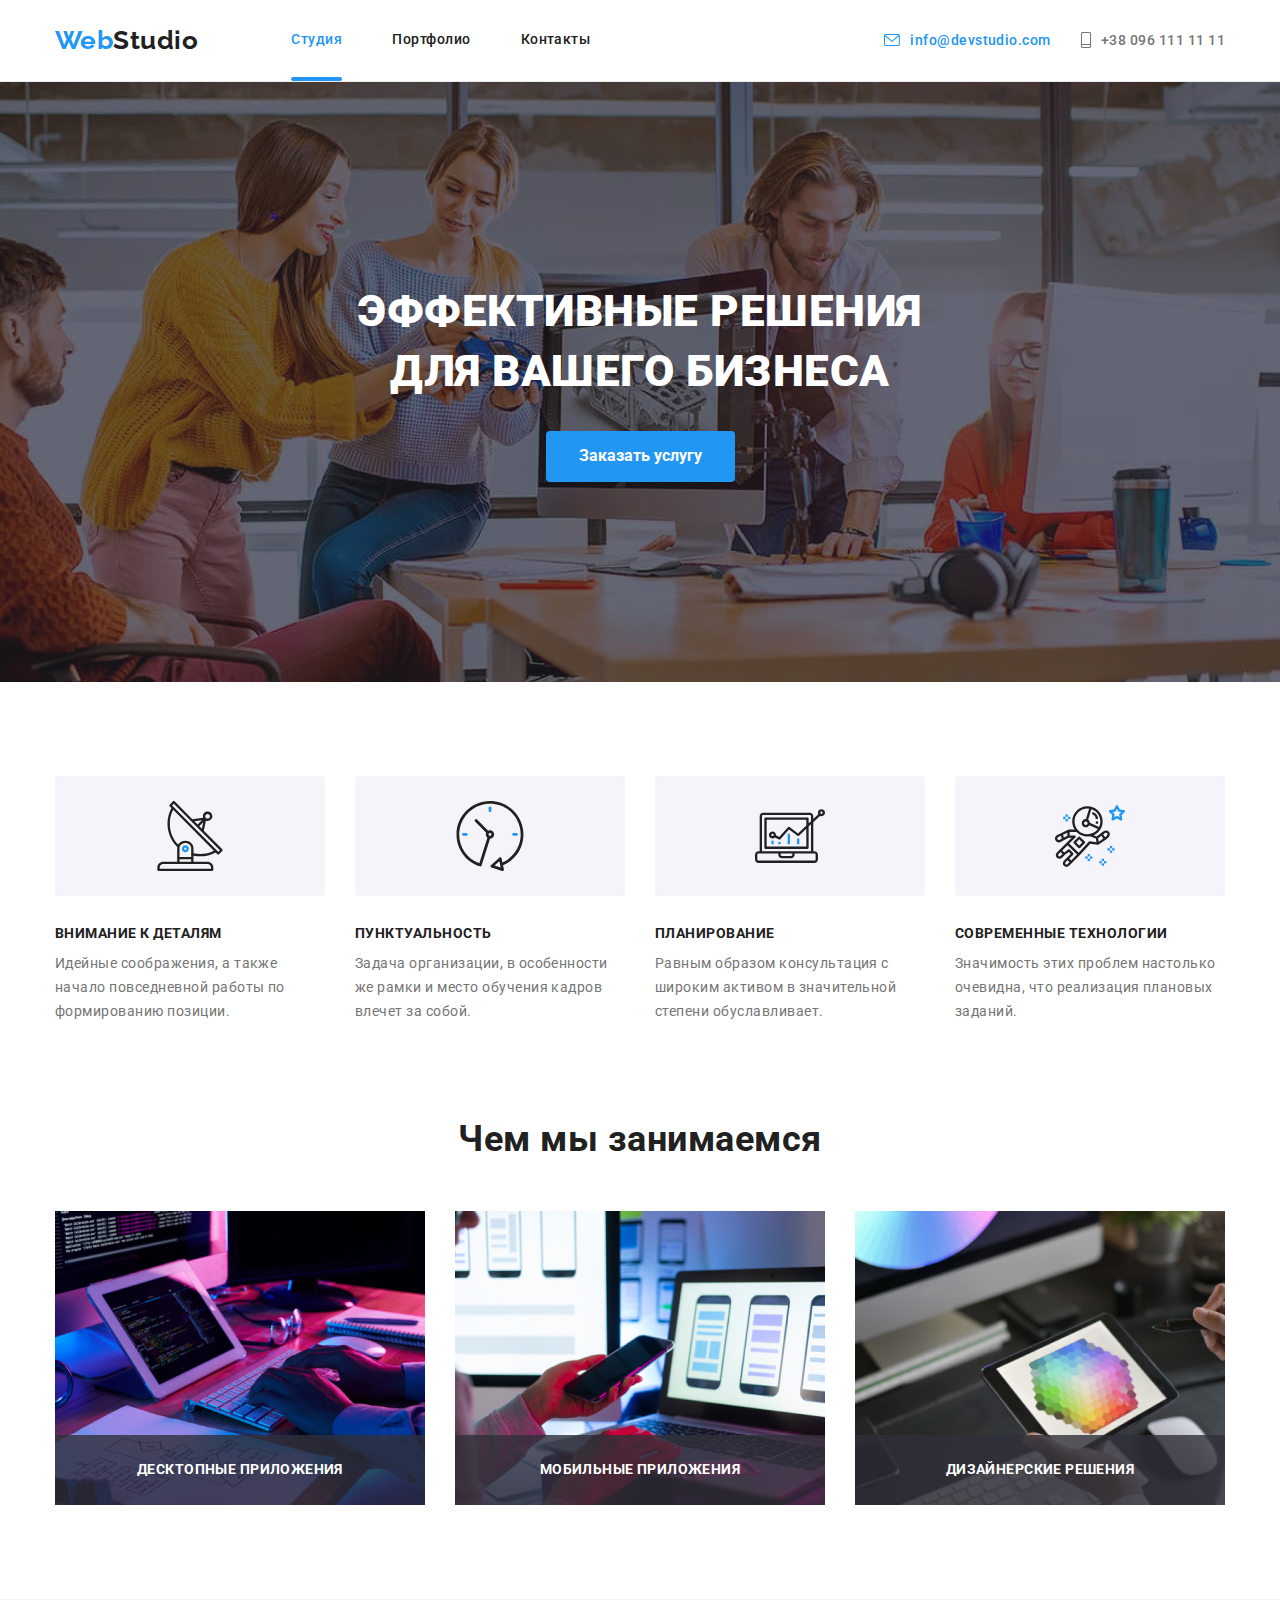
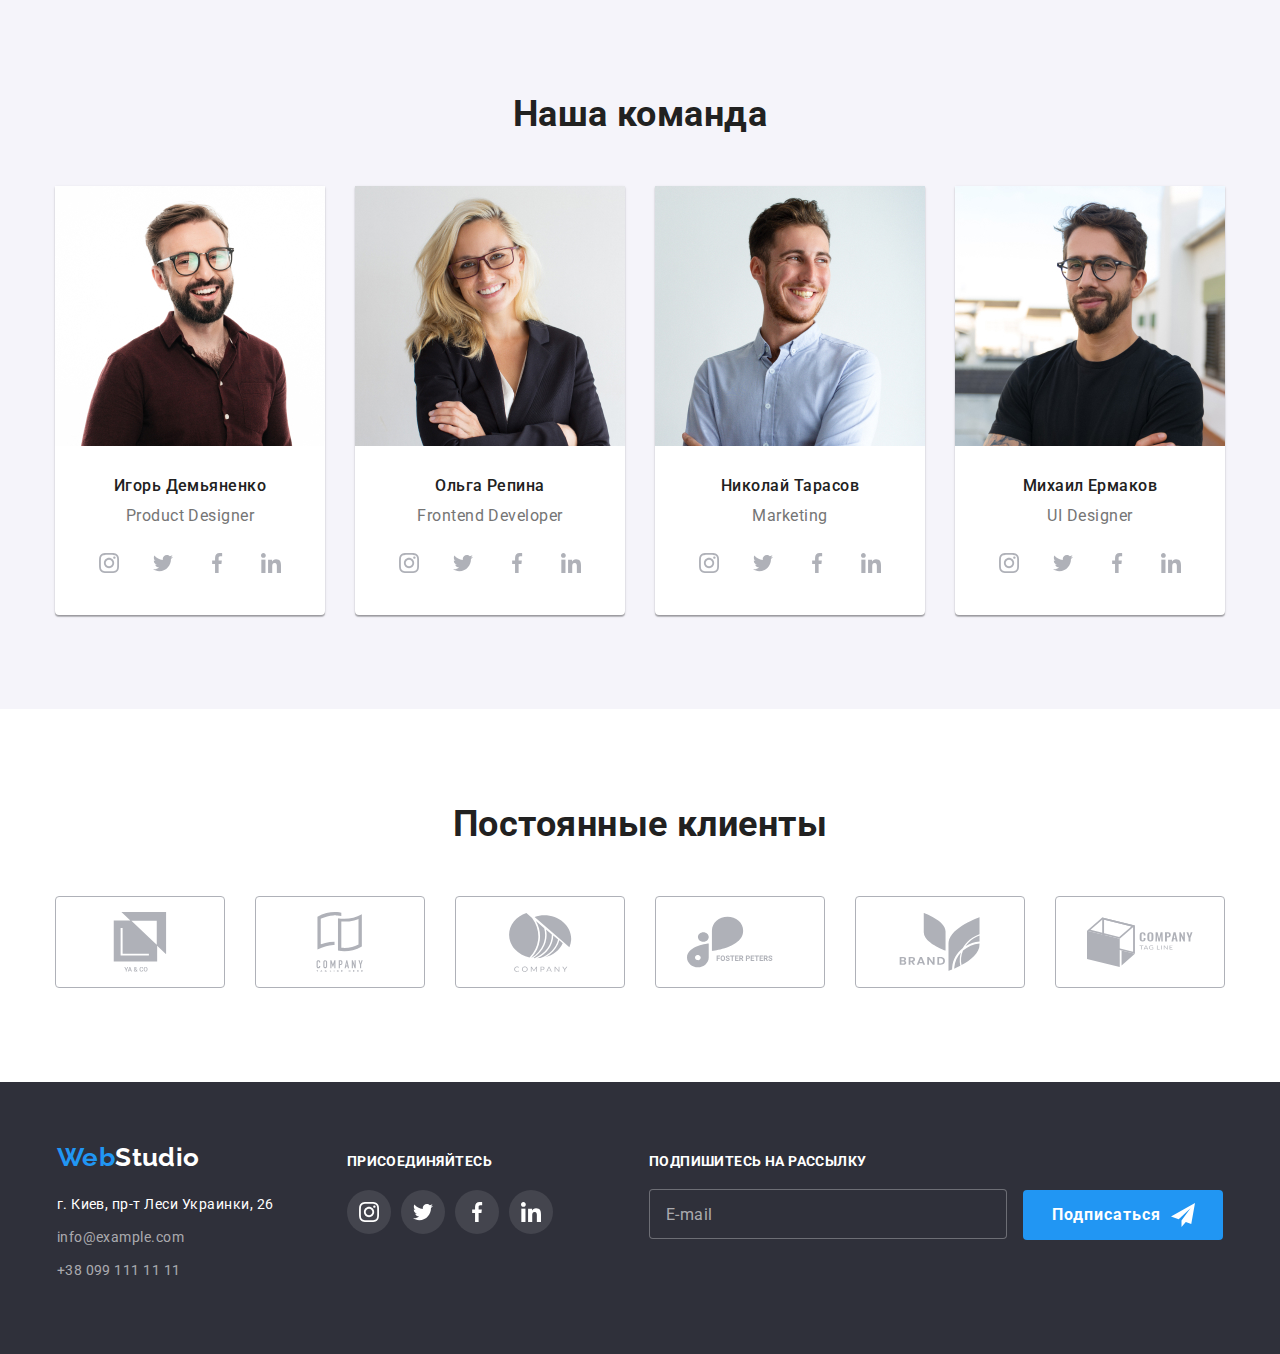
<file: index.html>
<!DOCTYPE html>
<html lang="ru">
  <head>
    <meta charset="UTF-8" />
    <meta http-equiv="X-UA-Compatible" content="IE=edge" />
    <meta name="viewport" content="width=device-width, initial-scale=1.0" />
    <title>Studio</title>
    <link rel="preconnect" href="https://fonts.googleapis.com" />
    <link rel="preconnect" href="https://fonts.gstatic.com" crossorigin />
    <link
      href="https://fonts.googleapis.com/css2?family=Raleway:wght@700&family=Roboto:wght@400;500;700;900&display=swap"
      rel="stylesheet"
    />
    <link
      rel="stylesheet"
      href="https://cdnjs.cloudflare.com/ajax/libs/modern-normalize/1.1.0/modern-normalize.min.css"
    />
    <!-- <link rel="stylesheet" href="./css/styles.css"> -->

    <link rel="stylesheet" href="./css/main.min.css" />
  </head>
  <body>
    <!--Шапка-->
    <header class="page-header">
      <div class="container main-nav">
        <nav class="main-nav">
          <a href="/" class="logo">Web<span class="logo-text">Studio</span></a>
          <ul class="site-nav list">
            <li class="site-nav__item">
              <a href="" class="site-nav__link current">Студия</a>
            </li>
            <li class="site-nav__item">
              <a href="./portfolio.html" class="site-nav__link">Портфолио</a>
            </li>
            <li class="site-nav__item">
              <a href="" class="site-nav__link">Контакты</a>
            </li>
          </ul>
        </nav>
        <ul class="auth-nav list">
          <li class="auth-nav__item">
            <a href="mailto:info@devstudio.com" class="auth-nav__link current">
              <svg class="auth-nav__icon" width="16" height="12">
                <use href="./images/icons.svg#icon-mail"></use>
              </svg>
              info@devstudio.com
            </a>
          </li>
          <li class="auth-nav__item">
            <a href="tel:+38 096 111 11 11" class="auth-nav__link">
              <svg class="auth-nav__icon" width="10" height="16">
                <use href="./images/icons.svg#icon-telephone"></use>
              </svg>
              +38 096 111 11 11
            </a>
          </li>
        </ul>
        <button class="button menu__open-btn">
          <svg class="menu__open-icon" width="24" height="16">
            <use href="./images/icons.svg#menu"></use>
          </svg>
        </button>
      </div>
      <div class="mob-menu is-hidden">
        <div class="container">
          <div class="mob-menu-top">
            <button class="button menu__close-btn">
              <svg class="menu__close-icon" width="18" height="18">
                <use href="./images/icons.svg#close"></use>
              </svg>
            </button>
            <ul class="mob-menu__list">
              <li class="mob-menu__item">
                <a href="./index.html" class="mob-menu__link current">Студия</a>
              </li>
              <li class="mob-menu__item">
                <a href="./portfolio.html" class="mob-menu__link">Портфолио</a>
              </li>
              <li class="mob-menu__item">
                <a href="" class="mob-menu__link">Контакты</a>
              </li>
            </ul>
          </div>
          <div class="mob-menu-bottom">
            <ul class="mob-menu__contacts-list">
              <li class="mob-menu__contacts-item">
                <a
                  href="tel:+38 096 111 11 11"
                  class="mob-menu__contacts-tel current"
                >
                  +38 096 111 11 11
                </a>
              </li>
              <li class="mob-menu__contacts-item">
                <a
                  href="mailto:info@devstudio.com"
                  class="mob-menu__contacts-mail"
                >
                  info@devstudio.com
                </a>
              </li>
            </ul>
            <ul class="mob-menu__social-list">
              <li class="mob-menu__social-item">
                <a href="" class="mob-menu__social-link">Instagram</a>
              </li>
              <li class="mob-menu__social-item">
                <a href="" class="mob-menu__social-link">Twitter</a>
              </li>
              <li class="mob-menu__social-item">
                <a href="" class="mob-menu__social-link">Facebook</a>
              </li>
              <li class="mob-menu__social-item">
                <a href="" class="mob-menu__social-link">LinkedIn</a>
              </li>
            </ul>
          </div>
        </div>
      </div>
    </header>
    <main>
      <!--Герой-->
      <section class="hero overlay">
        <div class="container">
          <h1 class="hero__title">
            Эффективные решения<br />
            для вашего бизнеса
          </h1>
          <button type="button" class="hero__button" data-modal-open>
            Заказать услугу
          </button>
        </div>
        <div class="backdrop is-hidden" data-modal>
          <div class="modal">
            <button type="button" class="button-close" data-modal-close>
              <svg class="button-icon" width="18" height="18">
                <use href="./images/icons.svg#close"></use>
              </svg>
            </button>
            <div class="modal-form">
              <h2 class="modal-form__title">
                Оставьте свои данные, мы вам перезвоним
              </h2>
              <form class="modal-form__info forms">
                <div class="forms__field">
                  <label for="name" class="forms__label">Имя</label>
                  <div class="forms__svg">
                    <input
                      type="text"
                      name="name"
                      id="name"
                      class="forms__input"
                    />
                    <svg class="forms__icon" width="18" height="18">
                      <use href="./images/icons.svg#person"></use>
                    </svg>
                  </div>
                </div>

                <div class="forms__field">
                  <label for="tel" class="forms__label">Телефон</label>
                  <div class="forms__svg">
                    <input
                      type="tel"
                      name="tel"
                      id="tel"
                      class="forms__input"
                    />
                    <svg class="forms__icon" width="18" height="18">
                      <use href="./images/icons.svg#phone"></use>
                    </svg>
                  </div>
                </div>

                <div class="forms__field">
                  <label for="mail" class="forms__label">Почта</label>
                  <div class="forms__svg">
                    <input
                      type="email"
                      name="mail"
                      id="mail"
                      class="forms__input"
                    />
                    <svg class="forms__icon" width="18" height="18">
                      <use href="./images/icons.svg#email"></use>
                    </svg>
                  </div>
                </div>

                <div class="forms__field">
                  <label for="coment" class="forms__label">Комментарий</label>
                  <textarea
                    name="coment"
                    id="coment"
                    class="forms__coment"
                    placeholder="Введите текст"
                  ></textarea>
                </div>
                <div class="forms__policy">
                  <input
                    type="checkbox"
                    name="policy"
                    id="policy"
                    class="checkbox is-hidden"
                  />
                  <label for="policy" class="forms__text">
                    Соглашаюсь с рассылкой и принимаю
                    <span>
                      <a href="" class="forms__link">Условия договора</a>
                    </span>
                  </label>
                </div>

                <button type="submit" class="modal__button">Отправить</button>
              </form>
            </div>
          </div>
        </div>
      </section>
      <!--Особенности-->
      <section class="feature section">
        <div class="container">
          <ul class="feature-list">
            <li class="feature-list__item">
              <div class="feature-list__about">
                <svg class="feature-list__icon" width="70" height="70">
                  <use href="./images/icons.svg#icon-antenna"></use>
                </svg>
              </div>
              <h3 class="feature-list__title">Внимание к деталям</h3>
              <p class="feature-list__text">
                Идейные соображения, а также начало повседневной работы по
                формированию позиции.
              </p>
            </li>
            <li class="feature-list__item">
              <div class="feature-list__about">
                <svg class="feature-list__icon" width="70" height="70">
                  <use href="./images/icons.svg#icon-clock"></use>
                </svg>
              </div>
              <h3 class="feature-list__title">Пунктуальность</h3>
              <p class="feature-list__text">
                Задача организации, в особенности же рамки и место обучения
                кадров влечет за собой.
              </p>
            </li>
            <li class="feature-list__item">
              <div class="feature-list__about">
                <svg class="feature-list__icon" width="70" height="70">
                  <use href="./images/icons.svg#icon-diagram"></use>
                </svg>
              </div>
              <h3 class="feature-list__title">Планирование</h3>
              <p class="feature-list__text">
                Равным образом консультация с широким активом в значительной
                степени обуславливает.
              </p>
            </li>
            <li class="feature-list__item">
              <div class="feature-list__about">
                <svg class="feature-list__icon" width="70" height="70">
                  <use href="./images/icons.svg#icon-astronaut"></use>
                </svg>
              </div>
              <h3 class="feature-list__title">Современные технологии</h3>
              <p class="feature-list__text">
                Значимость этих проблем настолько очевидна, что реализация
                плановых заданий.
              </p>
            </li>
          </ul>
        </div>
      </section>
      <!--Чем мы занимаемся-->
      <section class="doing">
        <div class="container">
          <h2 class="doing__title section-title">Чем мы занимаемся</h2>
          <ul class="doing-list">
            <li class="doing-list__item">
              <div class="doing-list__thumb">
                <img src="./images/img.jpg" alt="" width="370" />
                <p class="doing-list__labe">Десктопные приложения</p>
              </div>
            </li>
            <li class="doing-list__item">
              <div class="doing-list__thumb">
                <img src="./images/img1.jpg" alt="" width="370" />
                <p class="doing-list__labe">Мобильные приложения</pc>
              </div>
            </li>
            <li class="doing-list__item">
              <div class="doing-list__thumb">
                <img src="./images/img2.jpg" alt="" width="370" />
                <p class="doing-list__labe">Дизайнерские решения</pc>
              </div>  
            </li>
          </ul>
        </div>
      </section>

      <!--Наша команда-->
      <section class="team section">
        <div class="container">
          <h2 class="team__title section-title">Наша команда</h2>
          <ul class="team-list">
            <li class="team-list__item">
              <div class="team-list__foto">
                <picture>
                  <source 
                    srcset="./images/img3.jpg 1x, 
                            ./images/img3-2x.jpg 2x"
                    media="(min-width: 1200px)"
                  />
                  <source 
                    srcset="./images/igor-tab-1x.jpg 1x, 
                            ./images/igor-tab-2x.jpg 2x"
                    media="(min-width: 768px)"
                  />
                  <source 
                    srcset="./images/igor-mob-1x.jpg 1x, 
                            ./images/igor-mob-2x.jpg 2x"
                    media="(min-width: 320px)"
                  />
                  <img 
                    src="./images/img3.jpg" alt="Фото партнёра команды" 
                  />
                </picture>
                <!-- <img 
                srcset="./images/img3.jpg 1x, ./images/img3-2x.jpg 2x"
                src="./images/img3.jpg" alt="Фото партнёра команды" /> -->
                <div class="team-list__description">
                  <h3 class="team-list__title">Игорь Демьяненко</h3>
                  <p class="team-list__text">Product Designer</p>
                  <ul class="team-list__social socials">
                    <li class="socials__item">
                      <a href="" class="socials__link">
                        <svg class="socials__icon" width="20" height="20">
                          <use href="./images/icons.svg#icon-instagram"></use>
                        </svg>
                      </a>
                    </li>
                    <li class="socials__item">
                      <a href="" class="socials__link">
                        <svg class="socials__icon" width="20" height="20">
                          <use href="./images/icons.svg#icon-twitter"></use>
                        </svg>
                      </a>
                    </li>
                    <li class="socials__item">
                      <a href="" class="socials__link">
                        <svg class="socials__icon" width="20" height="20">
                          <use href="./images/icons.svg#icon-facebook"></use>
                        </svg>
                      </a>
                    </li>
                    <li class="socials__item">
                      <a href="" class="socials__link">
                        <svg class="socials__icon" width="20" height="20">
                          <use href="./images/icons.svg#icon-linkedin"></use>
                        </svg>
                      </a>
                    </li>
                  </ul>
                </div>
              </div>
            </li>
            <li class="team-list__item">
              <div class="team-list__foto">
                <picture>
                  <source 
                    srcset="./images/img4.jpg 1x, 
                            ./images/img4-2x.jpg 2x"
                    media="(min-width: 1200px)"
                  />
                  <source 
                    srcset="./images/olha-tab-1x.jpg 1x, 
                            ./images/olha-tab-2x.jpg 2x"
                    media="(min-width: 768px)"
                  />
                  <source 
                    srcset="./images/olha-mob-1x.jpg 1x, 
                            ./images/olha-mob-2x.jpg 2x"
                    media="(min-width: 320px)"
                  />
                  <img 
                    src="./images/img4.jpg" alt="Фото партнёра команды" 
                  />
                </picture>
                <!-- <img 
                srcset="./images/img4.jpg 1x, ./images/img4-2x.jpg 2x"
                src="./images/img4.jpg" alt="Фото партнёра команды" /> -->
                <div class="team-list__description">
                  <h3 class="team-list__title">Ольга Репина</h3>
                  <p class="team-list__text">Frontend Developer</p>
                  <ul class="team-list__social socials">
                    <li class="socials__item">
                      <a href="" class="socials__link">
                        <svg class="socials__icon" width="20" height="20">
                          <use href="./images/icons.svg#icon-instagram"></use>
                        </svg>
                      </a>
                    </li>
                    <li class="socials__item">
                      <a href="" class="socials__link">
                        <svg class="socials__icon" width="20" height="20">
                          <use href="./images/icons.svg#icon-twitter"></use>
                        </svg>
                      </a>
                    </li>
                    <li class="socials__item">
                      <a href="" class="socials__link">
                        <svg class="socials__icon" width="20" height="20">
                          <use href="./images/icons.svg#icon-facebook"></use>
                        </svg>
                      </a>
                    </li>
                    <li class="socials__item">
                      <a href="" class="socials__link">
                        <svg class="socials__icon" width="20" height="20">
                          <use href="./images/icons.svg#icon-linkedin"></use>
                        </svg>
                      </a>
                    </li>
                  </ul>
                </div>
              </div>
            </li>
            <li class="team-list__item">
              <div class="team-list__foto">
                <picture>
                  <source 
                    srcset="./images/img5.jpg 1x, 
                            ./images/img5-2x.jpg 2x"
                    media="(min-width: 1200px)"
                  />
                  <source 
                    srcset="./images/nikolay-tab-1x.jpg 1x, 
                            ./images/nikolay-tab-2x.jpg 2x"
                    media="(min-width: 768px)"
                  />
                  <source 
                    srcset="./images/nikolay-mob-1x.jpg 1x, 
                            ./images/nikolay-mob-2x.jpg 2x"
                    media="(min-width: 320px)"
                  />
                  <img 
                    src="./images/img5.jpg" alt="Фото партнёра команды" 
                  />
                </picture>
                <!-- <img
                srcset="./images/img5.jpg 1x, ./images/img5-2x.jpg 2x"
                src="./images/img5.jpg" alt="Фото партнёра команды" /> -->
                <div class="team-list__description">
                  <h3 class="team-list__title">Николай Тарасов</h3>
                  <p class="team-list__text">Marketing</p>
                  <ul class="team-list__social socials">
                    <li class="socials__item">
                      <a href="" class="socials__link">
                        <svg class="socials__icon" width="20" height="20">
                          <use href="./images/icons.svg#icon-instagram"></use>
                        </svg>
                      </a>
                    </li>
                    <li class="socials__item">
                      <a href="" class="socials__link">
                        <svg class="socials__icon" width="20" height="20">
                          <use href="./images/icons.svg#icon-twitter"></use>
                        </svg>
                      </a>
                    </li>
                    <li class="socials__item">
                      <a href="" class="socials__link">
                        <svg class="socials__icon" width="20" height="20">
                          <use href="./images/icons.svg#icon-facebook"></use>
                        </svg>
                      </a>
                    </li>
                    <li class="socials__item">
                      <a href="" class="socials__link">
                        <svg class="socials__icon" width="20" height="20">
                          <use href="./images/icons.svg#icon-linkedin"></use>
                        </svg>
                      </a>
                    </li>
                  </ul>
                </div>
              </div>
            </li>
            <li class="team-list__item">
              <div class="team-list__foto">
                <picture>
                  <source 
                    srcset="./images/img6.jpg 1x, 
                            ./images/img6-2x.jpg 2x"
                    media="(min-width: 1200px)"
                  />
                  <source 
                    srcset="./images/mihail-tab-1x.jpg 1x, 
                            ./images/mihail-tab-2x.jpg 2x"
                    media="(min-width: 768px)"
                  />
                  <source 
                    srcset="./images/mihail-mob-1x.jpg 1x, 
                            ./images/mihail-mob-2x.jpg 2x"
                    media="(min-width: 320px)"
                  />
                  <img 
                    src="./images/img6.jpg" alt="Фото партнёра команды" 
                  />
                </picture>
                <!-- <img
                srcset="./images/img6.jpg 1x, ./images/img6-2x.jpg 2x"
                src="./images/img6.jpg" alt="Фото партнёра команды" /> -->
                <div class="team-list__description">
                  <h3 class="team-list__title">Михаил Ермаков</h3>
                  <p class="team-list__text">UI Designer</p>
                  <ul class="team-list__social socials">
                    <li class="socials__item">
                      <a href="" class="socials__link">
                        <svg class="socials__icon" width="20" height="20">
                          <use href="./images/icons.svg#icon-instagram"></use>
                        </svg>
                      </a>
                    </li>
                    <li class="socials__item">
                      <a href="" class="socials__link">
                        <svg class="socials__icon" width="20" height="20">
                          <use href="./images/icons.svg#icon-twitter"></use>
                        </svg>
                      </a>
                    </li>
                    <li class="socials__item">
                      <a href="" class="socials__link">
                        <svg class="socials__icon" width="20" height="20">
                          <use href="./images/icons.svg#icon-facebook"></use>
                        </svg>
                      </a>
                    </li>
                    <li class="socials__item">
                      <a href="" class="socials__link">
                        <svg class="socials__icon" width="20" height="20">
                          <use href="./images/icons.svg#icon-linkedin"></use>
                        </svg>
                      </a>
                    </li>
                  </ul>
                </div>
              </div>
            </li>
          </ul>
        </div>
      </section>
      <!-- Постоянные клиенты -->
      <section class="clients section">
        <div class="container">
          <h2 class="clients__title section-title">Постоянные клиенты</h2>
          <ul class="clients-list">
            <li class="clients-list__item">
              <a href="" class="clients-list__link">
                <svg class="clients-list__icon" width="106" height="60">
                  <use href="./images/icons.svg#icon-logo1"></use>
                </svg>
              </a>
            </li>
            <li class="clients-list__item">
              <a href="" class="clients-list__link">
                <svg class="clients-list__icon" width="106" height="60">
                  <use href="./images/icons.svg#icon-logo2"></use>
                </svg>
              </a>
            </li>
            <li class="clients-list__item">
              <a href="" class="clients-list__link">
                <svg class="clients-list__icon" width="106" height="60">
                  <use href="./images/icons.svg#icon-logo3"></use>
                </svg>
              </a>
            </li>
            <li class="clients-list__item">
              <a href="" class="clients-list__link">
                <svg class="clients-list__icon" width="106" height="60">
                  <use href="./images/icons.svg#icon-logo4"></use>
                </svg>
              </a>
            </li>
            <li class="clients-list__item">
              <a href="" class="clients-list__link">
                <svg class="clients-list__icon" width="106" height="60">
                  <use href="./images/icons.svg#icon-logo5"></use>
                </svg>
              </a>
            </li>
            <li class="clients-list__item">
              <a href="" class="clients-list__link">
                <svg class="clients-list__icon" width="106" height="60">
                  <use href="./images/icons.svg#icon-logo6"></use>
                </svg>
              </a>
            </li>
          </ul>
        </div>
      </section>
    </main>
    <!--Подвал-->
    <footer class="footer">
      <div class="container">
        <div class="footer-other">
          <div class="adress-other">
            <a href="/" class="logo"
              >Web<span class="logo-second">Studio</span></a
            >
            <address class="addres-list">
              г. Киев, пр-т Леси Украинки, 26
            </address>

            <address>
              <ul class="contacts-list">
                <li class="contacts-list__item">
                  <a href="mailto:info@example.com" class="contacts-list__link"
                    >info@example.com</a
                  >
                </li>
                <li class="contacts-list__item">
                  <a href="tel:+380991111111" class="contacts-list__link"
                    >+38 099 111 11 11</a
                  >
                </li>
              </ul>
            </address>
          </div>
          <div class="footer-social">
            <h2 class="footer__title">Присоединяйтесь</h2>
            <ul class="footer-social-list">
              <li class="footer-social-list__item">
                <a href="" class="footer-social-list__link">
                  <svg class="footer-social-list__icon" width="20" height="20">
                    <use href="./images/icons.svg#icon-instagram"></use>
                  </svg>
                </a>
              </li>
              <li class="footer-social-list__item">
                <a href="" class="footer-social-list__link">
                  <svg class="footer-social-list__icon" width="20" height="20">
                    <use href="./images/icons.svg#icon-twitter"></use>
                  </svg>
                </a>
              </li>
              <li class="footer-social-list__item">
                <a href="" class="footer-social-list__link">
                  <svg class="footer-social-list__icon" width="20" height="20">
                    <use href="./images/icons.svg#icon-facebook"></use>
                  </svg>
                </a>
              </li>
              <li class="footer-social-list__item">
                <a href="" class="footer-social-list__link">
                  <svg class="footer-social-list__icon" width="20" height="20">
                    <use href="./images/icons.svg#icon-linkedin"></use>
                  </svg>
                </a>
              </li>
            </ul>
          </div>
          <div class="second-form">
            <form class="form__footer">
              <h3 class="form__title">Подпишитесь на рассылку</h3>
              <input
                type="email"
                name="mail"
                id="mail"
                class="form__comment"
                placeholder="E-mail"
              />
              <button type="submit" class="form__button">
                Подписаться
                <svg class="form__icon" width="24" height="24">
                  <use href="./images/icons.svg#iconsend"></use>
                </svg>
              </button>
            </form>
          </div>
        </div>
      </div>
    </footer>

    <script src="./js/modal.js"></script>
    <script src="./js/menu.js"></script>
  </body>
</html>
</file>
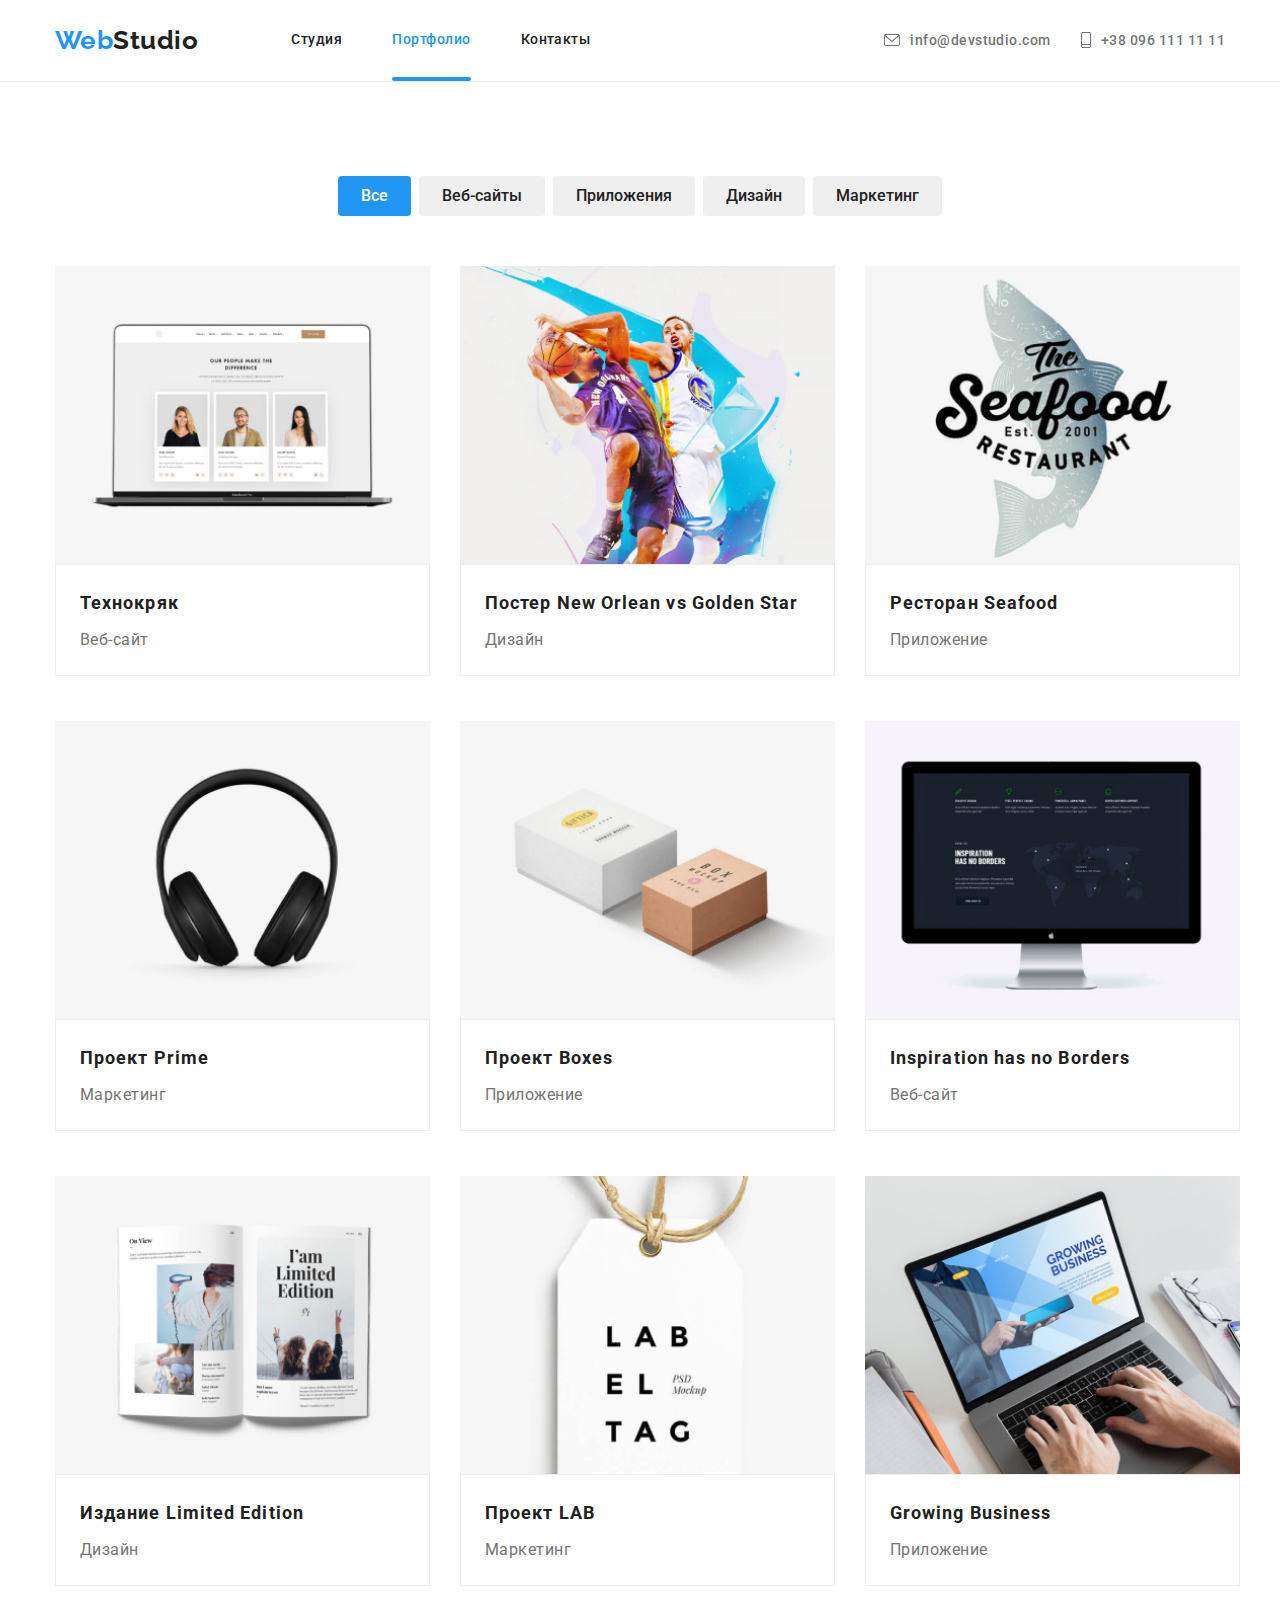
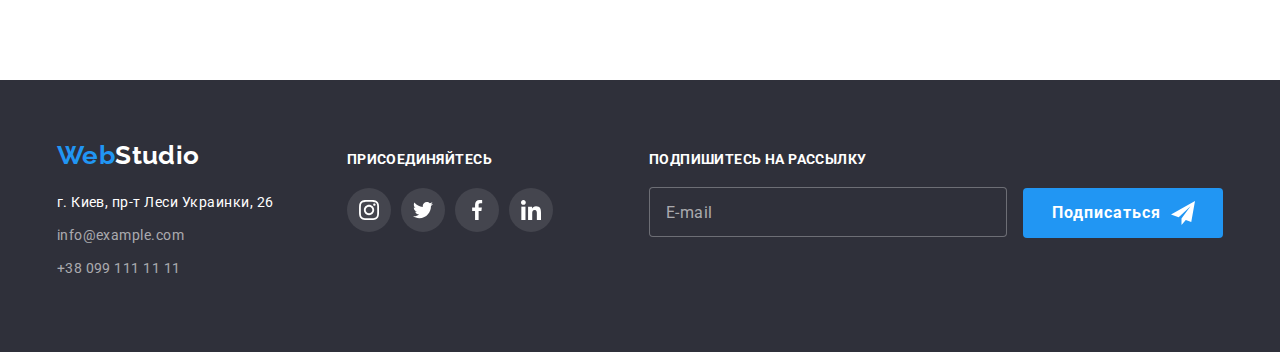
<file: portfolio.html>
<!DOCTYPE html>
<html lang="ru">
  <head>
    <meta charset="UTF-8" />
    <meta http-equiv="X-UA-Compatible" content="IE=edge" />
    <meta name="viewport" content="width=device-width, initial-scale=1.0" />
    <title>Portfolio</title>
    <link rel="preconnect" href="https://fonts.googleapis.com" />
    <link rel="preconnect" href="https://fonts.gstatic.com" crossorigin />
    <link
      href="https://fonts.googleapis.com/css2?family=Raleway:wght@700&family=Roboto:wght@400;500;700;900&display=swap"
      rel="stylesheet"
    />
    <link
      rel="stylesheet"
      href="https://cdnjs.cloudflare.com/ajax/libs/modern-normalize/1.1.0/modern-normalize.min.css"
    />

    <link rel="stylesheet" href="./css/main.min.css" />
  </head>
  <body>
    <!--Шапка-->
    <header class="page-header">
      <div class="container main-nav">
        <nav class="main-nav">
          <a href="/" class="logo">Web<span class="logo-text">Studio</span></a>
          <ul class="site-nav list">
            <li class="site-nav__item">
              <a href="./index.html" class="site-nav__link">Студия</a>
            </li>
            <li class="site-nav__item">
              <a href="" class="site-nav__link current">Портфолио</a>
            </li>
            <li class="site-nav__item">
              <a href="" class="site-nav__link">Контакты</a>
            </li>
          </ul>
        </nav>
        <ul class="auth-nav list">
          <li class="auth-nav__item">
            <a href="mailto:info@devstudio.com" class="auth-nav__link">
              <svg class="auth-nav__icon" width="16" height="12">
                <use href="./images/icons.svg#icon-mail"></use>
              </svg>
              info@devstudio.com
            </a>
          </li>
          <li class="auth-nav__item">
            <a href="tel:+38 096 111 11 11" class="auth-nav__link">
              <svg class="auth-nav__icon" width="10" height="16">
                <use href="./images/icons.svg#icon-telephone"></use>
              </svg>
              +38 096 111 11 11
            </a>
          </li>
        </ul>
        <button class="button menu__open-btn">
          <svg class="menu__open-icon" width="24" height="16">
            <use href="./images/icons.svg#menu"></use>
          </svg>
        </button>
        <div class="mob-menu is-hidden">
        <div class="container">
          <div class="mob-menu-top">
            <button class="button menu__close-btn">
              <svg class="menu__close-icon" width="18" height="18">
                <use href="./images/icons.svg#close"></use>
              </svg>
            </button>
            <ul class="mob-menu__list">
              <li class="mob-menu__item">
                <a href="./index.html" class="mob-menu__link">Студия</a>
              </li>
              <li class="mob-menu__item">
                <a href="./portfolio.html" class="mob-menu__link current">Портфолио</a>
              </li>
              <li class="mob-menu__item">
                <a href="" class="mob-menu__link">Контакты</a>
              </li>
            </ul>
          </div>
          <div class="mob-menu-bottom">
            <ul class="mob-menu__contacts-list">
              <li class="mob-menu__contacts-item">
                <a
                  href="tel:+38 096 111 11 11"
                  class="mob-menu__contacts-tel current"
                >
                  +38 096 111 11 11
                </a>
              </li>
              <li class="mob-menu__contacts-item">
                <a
                  href="mailto:info@devstudio.com"
                  class="mob-menu__contacts-mail"
                >
                  info@devstudio.com
                </a>
              </li>
            </ul>
            <ul class="mob-menu__social-list">
              <li class="mob-menu__social-item">
                <a href="" class="mob-menu__social-link">Instagram</a>
              </li>
              <li class="mob-menu__social-item">
                <a href="" class="mob-menu__social-link">Twitter</a>
              </li>
              <li class="mob-menu__social-item">
                <a href="" class="mob-menu__social-link">Facebook</a>
              </li>
              <li class="mob-menu__social-item">
                <a href="" class="mob-menu__social-link">LinkedIn</a>
              </li>
            </ul>
          </div>
        </div>
      </div>
    </header>
    <main>
      <!--Перечень услуг-->
      <section class="portfolio section">
        <div class="container">
          <ul class="portfolio-button">
            <li class="portfolio-button__item">
              <button type="button" class="portfolio-button__link current">
                Все
              </button>
            </li>
            <li class="portfolio-button__item">
              <button type="button" class="portfolio-button__link">
                Веб-сайты
              </button>
            </li>
            <li class="portfolio-button__item">
              <button type="button" class="portfolio-button__link">
                Приложения
              </button>
            </li>
            <li class="portfolio-button__item">
              <button type="button" class="portfolio-button__link">
                Дизайн
              </button>
            </li>
            <li class="portfolio-button__item">
              <button type="button" class="portfolio-button__link">
                Маркетинг
              </button>
            </li>
          </ul>
          <ul class="portfolio-cards">
            <li class="portfolio-cards__item">
              <a href="" class="portfolio-cards__products">
                <div class="portfolio-cards__link">
                  <picture>
                  <source 
                    srcset="./images/img7.jpg 1x, 
                            ./images/img7-2x.jpg 2x"
                    media="(min-width: 1200px)"
                  />
                  <source 
                    srcset="./images/img7-tab-1x.jpg 1x, 
                            ./images/img7-tab-2x.jpg 2x"
                    media="(min-width: 768px)"
                  />
                  <source 
                    srcset="./images/img7-mob-1x.jpg 1x, 
                            ./images/img7-mob-2x.jpg 2x"
                    media="(min-width: 320px)"
                  />
                  <img 
                    src="./images/img7.jpg" alt="Ноутбук" 
                  />
                </picture>
                  <!-- <img src="./images/img7.jpg" alt="Ноутбук"/> -->
                  <p class="portfolio-cards__text">
                    Технокряк это современная площадка распространения
                    коронавируса. Компании используют эту платформу для
                    цифрового шпионажа и атак на защищённые сервера конкурентов.
                  </p>
                </div>
                <div class="portfolio-cards__border">
                  <h2 class="portfolio-cards__name">Технокряк</h2>
                  <p class="portfolio-cards__surname">Веб-сайт</p>
                </div>
              </a>
            </li>
            <li class="portfolio-cards__item">
              <a href="" class="portfolio-cards__products">
                <div class="portfolio-cards__link">
                  <picture>
                  <source 
                    srcset="./images/img8.jpg 1x, 
                            ./images/img8-2x.jpg 2x"
                    media="(min-width: 1200px)"
                  />
                  <source 
                    srcset="./images/img8-tab-1x.jpg 1x, 
                            ./images/img8-tab-2x.jpg 2x"
                    media="(min-width: 768px)"
                  />
                  <source 
                    srcset="./images/img8-mob-1x.jpg 1x, 
                            ./images/img8-mob-2x.jpg 2x"
                    media="(min-width: 320px)"
                  />
                  <img 
                    src="./images/img8.jpg" alt="Баскетболисты" 
                  />
                </picture>
                  <!-- <img
                    src="./images/img8.jpg"
                    alt="Баскетболисты"
                    width="370"
                  /> -->
                  <p class="portfolio-cards__text">
                    Технокряк это современная площадка распространения
                    коронавируса. Компании используют эту платформу для
                    цифрового шпионажа и атак на защищённые сервера конкурентов.
                  </p>
                </div>
                <div class="portfolio-cards__border">
                  <h2 class="portfolio-cards__name">
                    Постер<span lang="en"> New Orlean vs Golden Star</span>
                  </h2>
                  <p class="portfolio-cards__surname">Дизайн</p>
                </div>
              </a>
            </li>
            <li class="portfolio-cards__item">
              <a href="" class="portfolio-cards__products">
                <div class="portfolio-cards__link">
                  <picture>
                  <source 
                    srcset="./images/img9.jpg 1x, 
                            ./images/img9-2x.jpg 2x"
                    media="(min-width: 1200px)"
                  />
                  <source 
                    srcset="./images/img9-tab-1x.jpg 1x, 
                            ./images/img9-tab-2x.jpg 2x"
                    media="(min-width: 768px)"
                  />
                  <source 
                    srcset="./images/img9-mob-1x.jpg 1x, 
                            ./images/img9-mob-2x.jpg 2x"
                    media="(min-width: 320px)"
                  />
                  <img 
                    src="./images/img9.jpg" alt="Рыба" 
                  />
                </picture>
                  <!-- <img src="./images/img9.jpg" alt="Рыба"/> -->
                  <p class="portfolio-cards__text">
                    Технокряк это современная площадка распространения
                    коронавируса. Компании используют эту платформу для
                    цифрового шпионажа и атак на защищённые сервера конкурентов.
                  </p>
                </div>
                <div class="portfolio-cards__border">
                  <h2 class="portfolio-cards__name">
                    Ресторан<span lang="en"> Seafood</span>
                  </h2>
                  <p class="portfolio-cards__surname">Приложение</p>
                </div>
              </a>
            </li>
            <li class="portfolio-cards__item">
              <a href="" class="portfolio-cards__products">
                <div class="portfolio-cards__link">
                  <picture>
                  <source 
                    srcset="./images/img10.jpg 1x, 
                            ./images/img10-2x.jpg 2x"
                    media="(min-width: 1200px)"
                  />
                  <source 
                    srcset="./images/img10-tab-1x.jpg 1x, 
                            ./images/img10-tab-2x.jpg 2x"
                    media="(min-width: 768px)"
                  />
                  <source 
                    srcset="./images/img10-mob-1x.jpg 1x, 
                            ./images/img10-mob-2x.jpg 2x"
                    media="(min-width: 320px)"
                  />
                  <img 
                    src="./images/img10.jpg" alt="Наушники" 
                  />
                </picture>
                  <!-- <img src="./images/img10.jpg" alt="Наушники"/> -->
                  <p class="portfolio-cards__text">
                    Технокряк это современная площадка распространения
                    коронавируса. Компании используют эту платформу для
                    цифрового шпионажа и атак на защищённые сервера конкурентов.
                  </p>
                </div>
                <div class="portfolio-cards__border">
                  <h2 class="portfolio-cards__name">
                    Проект<span lang="en"> Prime</span>
                  </h2>
                  <p class="portfolio-cards__surname">Маркетинг</p>
                </div>
              </a>
            </li>
            <li class="portfolio-cards__item">
              <a href="" class="portfolio-cards__products">
                <div class="portfolio-cards__link">
                  <picture>
                  <source 
                    srcset="./images/img11.jpg 1x, 
                            ./images/img11-2x.jpg 2x"
                    media="(min-width: 1200px)"
                  />
                  <source 
                    srcset="./images/img11-tab-1x.jpg 1x, 
                            ./images/img11-tab-2x.jpg 2x"
                    media="(min-width: 768px)"
                  />
                  <source 
                    srcset="./images/img11-mob-1x.jpg 1x, 
                            ./images/img11-mob-2x.jpg 2x"
                    media="(min-width: 320px)"
                  />
                  <img 
                    src="./images/img11.jpg" alt="Коробки" 
                  />
                </picture>
                  <!-- <img src="./images/img11.jpg" alt="Коробки" width="370" /> -->
                  <p class="portfolio-cards__text">
                    Технокряк это современная площадка распространения
                    коронавируса. Компании используют эту платформу для
                    цифрового шпионажа и атак на защищённые сервера конкурентов.
                  </p>
                </div>
                <div class="portfolio-cards__border">
                  <h2 class="portfolio-cards__name">
                    Проект<span lang="en"> Boxes</span>
                  </h2>
                  <p class="portfolio-cards__surname">Приложение</p>
                </div>
              </a>
            </li>
            <li class="portfolio-cards__item">
              <a href="" class="portfolio-cards__products">
                <div class="portfolio-cards__link">
                  <picture>
                  <source 
                    srcset="./images/img12.jpg 1x, 
                            ./images/img12-2x.jpg 2x"
                    media="(min-width: 1200px)"
                  />
                  <source 
                    srcset="./images/img12-tab-1x.jpg 1x, 
                            ./images/img12-tab-2x.jpg 2x"
                    media="(min-width: 768px)"
                  />
                  <source 
                    srcset="./images/img12-mob-1x.jpg 1x, 
                            ./images/img12-mob-2x.jpg 2x"
                    media="(min-width: 320px)"
                  />
                  <img 
                    src="./images/img12.jpg" alt="Монитор" 
                  />
                </picture>
                  <!-- <img src="./images/img12.jpg" alt="Монитор" width="370" /> -->
                  <p class="portfolio-cards__text">
                    Технокряк это современная площадка распространения
                    коронавируса. Компании используют эту платформу для
                    цифрового шпионажа и атак на защищённые сервера конкурентов.
                  </p>
                </div>
                <div class="portfolio-cards__border">
                  <h2 class="portfolio-cards__name">
                    <span lang="en"> Inspiration has no Borders</span>
                  </h2>
                  <p class="portfolio-cards__surname">Веб-сайт</p>
                </div>
              </a>
            </li>
            <li class="portfolio-cards__item">
              <a href="" class="portfolio-cards__products">
                <div class="portfolio-cards__link">
                  <picture>
                  <source 
                    srcset="./images/img13.jpg 1x, 
                            ./images/img13-2x.jpg 2x"
                    media="(min-width: 1200px)"
                  />
                  <source 
                    srcset="./images/img13-tab-1x.jpg 1x, 
                            ./images/img13-tab-2x.jpg 2x"
                    media="(min-width: 768px)"
                  />
                  <source 
                    srcset="./images/img13-mob-1x.jpg 1x, 
                            ./images/img13-mob-2x.jpg 2x"
                    media="(min-width: 320px)"
                  />
                  <img 
                    src="./images/img13.jpg" alt="Журнал" 
                  />
                </picture>
                  <!-- <img src="./images/img13.jpg" alt="Журнал" width="370" /> -->
                  <p class="portfolio-cards__text">
                    Технокряк это современная площадка распространения
                    коронавируса. Компании используют эту платформу для
                    цифрового шпионажа и атак на защищённые сервера конкурентов.
                  </p>
                </div>
                <div class="portfolio-cards__border">
                  <h2 class="portfolio-cards__name">
                    Издание<span lang="en"> Limited Edition</span>
                  </h2>
                  <p class="portfolio-cards__surname">Дизайн</p>
                </div>
              </a>
            </li>
            <li class="portfolio-cards__item">
              <a href="" class="portfolio-cards__products">
                <div class="portfolio-cards__link">
                  <picture>
                  <source 
                    srcset="./images/img14.jpg 1x, 
                            ./images/img14-2x.jpg 2x"
                    media="(min-width: 1200px)"
                  />
                  <source 
                    srcset="./images/img14-tab-1x.jpg 1x, 
                            ./images/img14-tab-2x.jpg 2x"
                    media="(min-width: 768px)"
                  />
                  <source 
                    srcset="./images/img14-mob-1x.jpg 1x, 
                            ./images/img14-mob-2x.jpg 2x"
                    media="(min-width: 320px)"
                  />
                  <img 
                    src="./images/img14.jpg" alt="Кулон" 
                  />
                </picture>
                  <!-- <img src="./images/img14.jpg" alt="Кулон" width="370" /> -->
                  <p class="portfolio-cards__text">
                    Технокряк это современная площадка распространения
                    коронавируса. Компании используют эту платформу для
                    цифрового шпионажа и атак на защищённые сервера конкурентов.
                  </p>
                </div>
                <div class="portfolio-cards__border">
                  <h2 class="portfolio-cards__name">
                    Проект<span lang="en"> LAB</span>
                  </h2>
                  <p class="portfolio-cards__surname">Маркетинг</p>
                </div>
              </a>
            </li>
            <li class="portfolio-cards__item">
              <a href="" class="portfolio-cards__products">
                <div class="portfolio-cards__link">
                  <picture>
                  <source 
                    srcset="./images/img15.jpg 1x, 
                            ./images/img15-2x.jpg 2x"
                    media="(min-width: 1200px)"
                  />
                  <source 
                    srcset="./images/img15-tab-1x.jpg 1x, 
                            ./images/img15-tab-2x.jpg 2x"
                    media="(min-width: 768px)"
                  />
                  <source 
                    srcset="./images/img15-mob-1x.jpg 1x, 
                            ./images/img15-mob-2x.jpg 2x"
                    media="(min-width: 320px)"
                  />
                  <img 
                    src="./images/img15.jpg" alt="Работа за ноутбуком" 
                  />
                </picture>
                  <!-- <img
                    src="./images/img15.jpg"
                    alt="Работа за ноутбуком"
                    width="370"
                  /> -->
                  <p class="portfolio-cards__text">
                    Технокряк это современная площадка распространения
                    коронавируса. Компании используют эту платформу для
                    цифрового шпионажа и атак на защищённые сервера конкурентов.
                  </p>
                </div>
                <div class="portfolio-cards__border">
                  <h2 class="portfolio-cards__name">
                    <span lang="en"> Growing Business</span>
                  </h2>
                  <p class="portfolio-cards__surname">Приложение</p>
                </div>
              </a>
            </li>
          </ul>
        </div>
      </section>
    </main>
    <!--Подвал-->
    <footer class="footer">
      <div class="container">
        <div class="footer-other">
          <div class="adress-other">
            <a href="/" class="logo"
              >Web<span class="logo-second">Studio</span></a
            >
            <address class="addres-list">
              г. Киев, пр-т Леси Украинки, 26
            </address>

            <address>
              <ul class="contacts-list">
                <li class="contacts-list__item">
                  <a href="mailto:info@example.com" class="contacts-list__link"
                    >info@example.com</a
                  >
                </li>
                <li class="contacts-list__item">
                  <a href="tel:+380991111111" class="contacts-list__link"
                    >+38 099 111 11 11</a
                  >
                </li>
              </ul>
            </address>
          </div>
          <div class="footer-social">
            <h2 class="footer__title">Присоединяйтесь</h2>
            <ul class="footer-social-list">
              <li class="footer-social-list__item">
                <a href="" class="footer-social-list__link">
                  <svg class="footer-social-list__icon" width="20" height="20">
                    <use href="./images/icons.svg#icon-instagram"></use>
                  </svg>
                </a>
              </li>
              <li class="footer-social-list__item">
                <a href="" class="footer-social-list__link">
                  <svg class="footer-social-list__icon" width="20" height="20">
                    <use href="./images/icons.svg#icon-twitter"></use>
                  </svg>
                </a>
              </li>
              <li class="footer-social-list__item">
                <a href="" class="footer-social-list__link">
                  <svg class="footer-social-list__icon" width="20" height="20">
                    <use href="./images/icons.svg#icon-facebook"></use>
                  </svg>
                </a>
              </li>
              <li class="footer-social-list__item">
                <a href="" class="footer-social-list__link">
                  <svg class="footer-social-list__icon" width="20" height="20">
                    <use href="./images/icons.svg#icon-linkedin"></use>
                  </svg>
                </a>
              </li>
            </ul>
          </div>
          <div class="second-form">
            <form class="form__footer">
              <h3 class="form__title">Подпишитесь на рассылку</h3>
              <input
                type="email"
                name="mail"
                id="mail"
                class="form__comment"
                placeholder="E-mail"
              />
              <button type="submit" class="form__button">
                Подписаться
                <svg class="form__icon" width="24" height="24">
                  <use href="./images/icons.svg#iconsend"></use>
                </svg>
              </button>
            </form>
          </div>
        </div>
      </div>
    </footer>

    <script src="./js/menu.js"></script>
  </body>
</html>
</file>
<file: css/styles.css>
/* цвет основно текста #212121 */
/* цвет вторичного текста #757575 */
/* акцент #2196F3 */
:root {
  --primary-text-color: #757575;
  --title-text-color: #212121;
  --accent-color: #2196f3;
  --primary-bg-color: #ffffff;
  --second-accent-color: rgba(255, 255, 255, 0.6);
  --secondary-bg-color: #f5f4fa;
}
body {
  background-color: var(--primary-bg-color);
  color: var(--primary-text-color);

  font-family: Roboto, sans-serif;
  letter-spacing: 0.03em;
}
/* Utilities */
ul {
  padding: 0;
  margin: 0;
  list-style: none;
}
.container {
  margin-left: auto;
  margin-right: auto;
  width: 1200px;
  padding-left: 15px;
  padding-right: 15px;
}
img {
  display: block;
  max-width: 100%;
  height: auto;
}
.section {
  padding-top: 94px;
  padding-bottom: 94px;
}

.logo {
  color: var(--accent-color);

  font-family: Raleway, sans-serif;
  font-weight: 700;
  font-size: 26px;
  line-height: 1.2;
  text-decoration: none;
}
.logo-text {
  color: var(--title-text-color);
}

/* Page header */
/* .page-header {
  border-bottom: 1px solid #ececec;
} */
/* Main nav */
/* .main-nav {
  display: flex;
  align-items: center;
} */
/* site nav */
/* .site-nav {
  display: flex;
  margin-left: 93px;
}
.site-nav .item:not(:last-child) {
  margin-right: 50px;
}
.site-nav .link {
  position: relative;
  display: block;
  padding-top: 32px;
  padding-bottom: 32px;
  color: var(--title-text-color);

  font-weight: 500;
  font-size: 14px;
  line-height: 1.14;
  text-decoration: none;
  transition: color 250ms cubic-bezier(0.4, 0, 0.2, 1);
}
.site-nav .link:hover,
.site-nav .link:focus {
  color: var(--accent-color);
  transition: color 250ms cubic-bezier(0.4, 0, 0.2, 1);
}
.site-nav .link.current::after {
  content: "";
  position: absolute;
  width: 100%;
  height: 4px;
  bottom: -1px;
  left: 0;
  border-radius: 2px;
  background-color: var(--accent-color);
}
.site-nav .link.current {
  color: var(--accent-color);
} */
/* auth nav */
/* .auth-nav {
  margin-left: auto;
  display: flex;
}
.auth-nav .item:not(:last-child) {
  margin-right: 50px;
}
.auth-nav .link {
  display: flex;
  align-items: center;
  justify-content: center;
  padding-top: 32px;
  padding-bottom: 32px;
  color: var(--primary-text-color);

  font-weight: 500;
  font-size: 14px;
  line-height: 1.2;
  text-decoration: none;
  transition: color 250ms cubic-bezier(0.4, 0, 0.2, 1);
}
.auth-nav .icon {
  fill: currentColor;
  margin-right: 10px;
}
.auth-nav .link:hover,
.auth-nav .link:focus {
  color: var(--accent-color);
  transition: color 250ms cubic-bezier(0.4, 0, 0.2, 1);
}
.auth-nav .link.current {
  color: var(--accent-color);
} */

/* Hero */
/* .hero {
  padding-top: 200px;
  padding-bottom: 200px;
  text-align: center;
}
.hero-title {
  margin-top: 0;
  margin-bottom: 30px;
  color: var(--primary-bg-color);

  font-weight: 900;
  font-size: 44px;
  line-height: 1.4;
  text-transform: uppercase;
}
.basic {
  background-color: #2f303a;
}
.second {
  background-color: var(--secondary-bg-color);
}
.overlay {
  max-width: 1600px;
  margin-left: auto;
  margin-right: auto;
  background-image: linear-gradient(
      rgba(47, 48, 58, 0.4),
      rgba(47, 48, 58, 0.4)
    ),
    url(../images/hero1.jpg);
  background-repeat: no-repeat;
  background-position: center;
  background-size: cover;
} */
.backdrop {
  position: fixed;
  top: 0;
  left: 0;
  width: 100%;
  height: 100%;
  background-color: rgba(0, 0, 0, 0.2);
  z-index: 1;
  opacity: 1;
  transition: opacity 250ms cubic-bezier(0.4, 0, 0.2, 1);
}
.backdrop.is-hidden {
  opacity: 0;
  pointer-events: none;
}
.backdrop.is-hidden .modal {
  transform: translate(-50%, -50%) scale(0.2);
}
.modal {
  position: fixed;
  top: 50%;
  left: 50%;
  width: 528px;
  height: 581px;
  background-color: var(--primary-bg-color);
  box-shadow: 0px 1px 3px rgba(0, 0, 0, 0.12), 0px 1px 1px rgba(0, 0, 0, 0.14),
    0px 2px 1px rgba(0, 0, 0, 0.2);
  border-radius: 4px;
  transform: translate(-50%, -50%) scale(1);
  transition: transform 250ms cubic-bezier(0.4, 0, 0.2, 1);
}
.modal-close {
  position: absolute;
  top: 10px;
  right: 10px;
  width: 30px;
  height: 30px;
  background-color: var(--primary-bg-color);
  border: 1px solid rgba(0, 0, 0, 0.1);
  border-radius: 50%;
  display: flex;
  align-items: center;
  justify-content: center;
  cursor: pointer;
  transition: border-color 250ms;
  transition-timing-function: cubic-bezier(0.4, 0, 0.2, 1);
}
.close-icon {
  transition: fill 250ms linear;
  transition-timing-function: cubic-bezier(0.4, 0, 0.2, 1);
}
.modal-close:hover .close-icon {
  fill: var(--accent-color);
}
.is-hidden {
  visibility: hidden;
  opacity: 0;
  pointer-events: none;
}
.modal-title {
  padding-bottom: 12px;
  font-weight: bold;
  font-size: 20px;
  line-height: 1.2px;
  letter-spacing: 0.03em;
  color: var(--title-text-color);
  text-align: center;
}
.modal-form {
  margin-left: auto;
  margin-right: auto;
  padding: 40px;
}
.form-field {
  position: relative;
  margin-top: 30px;
  display: flex;
  flex-direction: column;
}
.policy-field {
  margin-top: 20px;
  margin-bottom: 30px;
}
.is-hidden {
  position: absolute;
  width: 1px;
  height: 1px;
  margin: -1px;
  border: 0;
  padding: 0;
  clip: rect(0 0 0 0);
  overflow: hidden;
}
.policy-text {
  display: flex;
  font-size: 14px;
  line-height: 1.71;
  letter-spacing: 0.03em;
  align-items: center;
  justify-content: center;
  color: var(--primary-text-color);
}
.policy-text::before {
  content: "";
  width: 16px;
  height: 15px;
  border: solid 2px #000000;
  margin-right: 5px;
  display: block;
  border-radius: 2px;
}
.policy-link {
  text-decoration-skip-ink: none;
  color: var(--accent-color);
  padding-left: 3px;
}
.checkbox:checked + .policy-text::before {
  background-size: contain;
  background: url(../images/icon-check.svg);
  background-origin: border-box;
  border: none;
}
.form-label {
  position: absolute;
  padding-bottom: 10px;
  bottom: 100%;
  left: 0px;
  font-weight: 400;
  font-size: 12px;
  line-height: 1.2px;
  letter-spacing: 0.01em;
  color: rgba(117, 117, 117, 1);
}
.input-icon {
  position: absolute;
  margin-left: 12px;
  top: 50%;
  transform: translateY(-50%);
  left: 5px;
}
.input-svg {
  position: relative;
}
.form-input {
  width: 100%;
  height: 40px;
  margin: 0;
  padding-top: 12px;
  padding-bottom: 12px;
  padding-left: 42px;
  border: 1px solid rgba(33, 33, 33, 0.2);
  border-radius: 4px;
  outline: none;
  transition: border-color 250ms linear;
  transition-timing-function: cubic-bezier(0.4, 0, 0.2, 1);
}
.form-input:focus + .input-icon {
  fill: var(--accent-color);
  border-color: var(--accent-color);
}
.form-input:focus {
  border-color: var(--accent-color);
}
.coment::placeholder {
  font-size: 14px;
  line-height: 1.14;
  letter-spacing: 0.01em;
  color: rgba(117, 117, 117, 0.5);
}
.coment {
  border: 1px solid rgba(33, 33, 33, 0.2);
  padding-top: 0;
  padding: 12px 16px;
  border-radius: 4px;
  outline: none;
  width: 100%;
  height: 120px;
  resize: none;
}
.coment:focus {
  border-color: var(--accent-color);
}
.modal-button {
  display: block;
  margin-left: auto;
  margin-right: auto;
  font-size: 16px;
  line-height: 1.9;
  text-align: center;
  letter-spacing: 0.06em;
  width: 200px;
  height: 50px;
  box-shadow: 0px 4px 4px rgba(0, 0, 0, 0.15);
  border-radius: 4px;
  border: none;
  cursor: pointer;
  background-color: var(--accent-color);
  color: var(--primary-bg-color);
}
.modal-button:hover,
.modal-button:focus {
  background-color: #188ce8;
  transition: background-color 250ms cubic-bezier(0.4, 0, 0.2, 1);
}
/* Section */
/* .section-block {
  padding-top: 0;
  padding-bottom: 94px;
}
.section-title {
  margin-top: 0;
  margin-bottom: 50px;
  color: var(--title-text-color);

  font-weight: 700;
  font-size: 36px;
  line-height: 1.2;
  text-align: center;
}
.doing {
  display: flex;
  flex-wrap: wrap;
  margin-right: -30px;
}
.doing .item {
  flex-basis: calc(100% / 3 - 30px);
  margin-right: 30px;
}
.thumb {
  position: relative;
}
.thumb .labe {
  position: absolute;
  width: 100%;
  height: 70px;
  bottom: 0;
  left: 0;
  margin: 0;
  padding: 27px 82px;
  font-weight: bold;
  text-align: center;
  font-size: 14px;
  line-height: 1.14;
  letter-spacing: 0.03em;
  text-transform: uppercase;
  background-color: rgba(47, 48, 58, 0.8);
  color: var(--primary-bg-color);
} */
/* Features */
/* .feature-list {
  display: flex;
  flex-wrap: wrap;
  margin-right: -30px;
}
.feature-list .item {
  flex-basis: calc(100% / 4 - 30px);
  margin-right: 30px;
}
.feature-list .about {
  display: flex;
  align-items: center;
  justify-content: center;
  width: 270px;
  height: 120px;
  margin-bottom: 30px;
  background-color: #f5f4fa;
  border-radius: 4px;
}
.feature-list .icon {
  display: flex;
  align-items: center;
  justify-content: center;
}
.feature-list .title {
  margin-top: 0;
  margin-bottom: 10px;
  color: var(--title-text-color);

  font-weight: 700;
  font-size: 14px;
  line-height: 1.14;
  text-transform: uppercase;
}
.feature-list .text {
  margin-top: 0;
  margin-bottom: 0;
  font-size: 14px;
  line-height: 1.71;
} */
/* Team */
/* .team-list {
  display: flex;
  flex-wrap: wrap;
  margin-right: -30px;
  text-align: center;
}
.team-list .item {
  flex-basis: calc(100% / 4 - 30px);
  margin-right: 30px;
}
.team-list .title {
  margin-top: 0;
  margin-bottom: 10px;
  color: var(--title-text-color);

  font-weight: 500;
  font-size: 16px;
  line-height: 1.2;
}
.team-list .text {
  margin-top: 0;
  margin-bottom: 0;
  font-size: 16px;
  line-height: 1.2;
  margin-bottom: 16px;
}
.description {
  padding: 30px 0;
}
.foto {
  background: #ffffff;
  box-shadow: 0px 1px 3px rgba(0, 0, 0, 0.12), 0px 1px 1px rgba(0, 0, 0, 0.14),
    0px 2px 1px rgba(0, 0, 0, 0.2);
  border-radius: 0px 0px 4px 4px;
}
.team-social-list {
  display: flex;
  justify-content: center;
}
.team-social-item {
  width: 44px;
  height: 44px;
}
.team-social-item + .team-social-item {
  margin-left: 10px;
}
.team-social-link {
  width: 100%;
  height: 100%;
  border-radius: 50%;
  display: flex;
  align-items: center;
  justify-content: center;
  background-color: #ffffff;
  color: #afb1b8;
  transition: color 250ms cubic-bezier(0.4, 0, 0.2, 1),
    background-color 250ms cubic-bezier(0.4, 0, 0.2, 1);
}
.team-social-icon {
  fill: currentColor;
}
.team-social-link:hover,
.team-social-link:focus {
  background-color: var(--accent-color);
  color: #ffffff;
  transition: color 250ms cubic-bezier(0.4, 0, 0.2, 1),
    background-color 250ms cubic-bezier(0.4, 0, 0.2, 1);
} */
/* Clients */
/* .section-clients {
  display: flex;
  justify-content: center;
}
.section-clients-item {
  width: 170px;
  height: 92px;
}
.section-clients-item + .section-clients-item {
  margin-left: 30px;
}
.section-clients-link {
  width: 100%;
  height: 100%;
  display: flex;
  align-items: center;
  justify-content: center;
  border: 1px solid #afb1b8;
  border-radius: 4px;
  color: #afb1b8;
  transition: color 250ms cubic-bezier(0.4, 0, 0.2, 1),
    background-color 250ms cubic-bezier(0.4, 0, 0.2, 1);
}
.section-clients-icon {
  fill: currentColor;
}
.section-clients-link:hover,
.section-clients-link:focus {
  background-color: #ffffff;
  color: var(--accent-color);
  border: 1px solid var(--accent-color);
  transition: color 250ms cubic-bezier(0.4, 0, 0.2, 1),
    background-color 250ms cubic-bezier(0.4, 0, 0.2, 1);
} */

/* Button */
/* .button {
  border-radius: 4px;
  padding: 10px 32px;

  color: var(--title-text-color);
  background-color: var(--primary-bg-color);
  text-align: center;
  font-family: inherit;
  border: 1px solid transparent;
  cursor: pointer;
}
.button.ptimary {
  background-color: var(--accent-color);
  color: var(--primary-bg-color);

  font-weight: 700;
  font-size: 16px;
  line-height: 1.8;
}

.sections-button .item:not(:last-child) {
  margin-right: 8px;
}
.sections-button {
  display: flex;
  margin-top: 0;
  margin-bottom: 50px;
  justify-content: center;
}
.button-link {
  display: inline-block;
  border-radius: 4px;
  padding: 6px 22px;
  color: var(--title-text-color);

  font-weight: 500;
  font-size: 16px;
  line-height: 1.63;
  cursor: pointer;
  font-family: inherit;
  text-align: center;
  border: 1px solid transparent;
  transition: color 250ms cubic-bezier(0.4, 0, 0.2, 1),
    background-color 250ms cubic-bezier(0.4, 0, 0.2, 1);
}
.button-link:hover,
.button-link:focus {
  color: var(--primary-bg-color);
  background-color: var(--accent-color);
  box-shadow: 0px 3px 1px rgba(0, 0, 0, 0.1), 0px 1px 2px rgba(0, 0, 0, 0.08),
    0px 2px 2px rgba(0, 0, 0, 0.12);
  transition: color 250ms cubic-bezier(0.4, 0, 0.2, 1),
    background-color 250ms cubic-bezier(0.4, 0, 0.2, 1);
}
.button-link.current {
  background-color: var(--accent-color);
  color: var(--primary-bg-color);
} */
/* .logo-second {
  color: var(--primary-bg-color);
} */
/* Contacts */
/* .addres-list {
  margin-top: 20px;
  color: var(--primary-bg-color);
  font-style: normal;
  font-size: 14px;
  line-height: 1.71;
  transition: color 250ms cubic-bezier(0.4, 0, 0.2, 1),
    background-color 250ms cubic-bezier(0.4, 0, 0.2, 1);
}
.addres-list:hover,
.addres-list:focus {
  color: var(--accent-color);
  transition: color 250ms cubic-bezier(0.4, 0, 0.2, 1),
    background-color 250ms cubic-bezier(0.4, 0, 0.2, 1);
}
.contacts-list .item {
  margin-top: 9px;
}
.contacts-list .link {
  color: var(--second-accent-color);
  font-style: normal;
  font-size: 14px;
  line-height: 1.71;
  text-decoration: none;
  transition: color 250ms cubic-bezier(0.4, 0, 0.2, 1),
    background-color 250ms cubic-bezier(0.4, 0, 0.2, 1);
}
.contacts-list .link:hover,
.contacts-list .link:focus {
  color: var(--accent-color);
  transition: color 250ms cubic-bezier(0.4, 0, 0.2, 1),
    background-color 250ms cubic-bezier(0.4, 0, 0.2, 1);
} */
/* Перечень услуг */
/* .portfolio-cards {
  display: flex;
  flex-wrap: wrap;
  margin-right: -30px;
  margin-bottom: -30px;
}
.portfolio-cards .cards-item {
  flex-basis: calc(100% / 3 - 30px);
  margin-right: 30px;
  margin-bottom: 30px;
}

.portfolio-cards .portfolio-name {
  margin-top: 0;
  margin-bottom: 4px;
  color: var(--title-text-color);

  font-weight: 700;
  font-size: 18px;
  line-height: 2;
  letter-spacing: 0.06em;
}
.portfolio-cards .portfolio-surname {
  margin-top: 0;
  margin-bottom: 0;
  font-weight: 400;
  font-size: 16px;
  line-height: 1.88;
  letter-spacing: 0.03em;
  color: var(--primary-text-color);
}
.portfolio-border {
  padding: 20px 24px;
  border: 1px solid #eeeeee;
}
.products-cards {
  text-decoration: none;
}

.cards-item-link {
  position: relative;
  overflow: hidden;
}
.portfolio-text {
  position: absolute;
  top: 0;
  left: 0;
  margin: 0;
  font-family: roboto;
  font-weight: 400;
  font-size: 18px;
  line-height: 1.6;
  color: var(--primary-bg-color);
  background-color: rgba(33, 150, 243, 0.9);
  padding: 63px 24px;
  transform: translateY(100%);
  transition: transform 250ms cubic-bezier(0.4, 0, 0.2, 1);
}
.cards-item:hover .portfolio-text {
  transform: translateY(0);
}
.cards-item:hover {
  box-shadow: 0px 1px 1px rgba(0, 0, 0, 0.12), 0px 4px 4px rgba(0, 0, 0, 0.06),
    1px 4px 6px rgba(0, 0, 0, 0.16);
} */
/* Подвал */
.basement {
  padding-top: 60px;
  padding-bottom: 60px;
}
.second-title {
  display: flex;
  font-weight: 700;
  font-size: 14px;
  line-height: 1.14;
  letter-spacing: 0.03em;
  text-transform: uppercase;
  color: var(--primary-bg-color);
  margin-bottom: 20px;
}
.footer-other {
  display: flex;
  align-items: baseline;
}
.adress-other {
  margin-right: 70px;
}

.second-social-list {
  display: flex;
}
.second-social-item {
  width: 44px;
  height: 44px;
}
.second-social-item + .second-social-item {
  margin-left: 10px;
}
.second-social-link {
  width: 100%;
  height: 100%;
  border-radius: 50%;
  display: flex;
  align-items: center;
  justify-content: center;
  background-color: rgba(255, 255, 255, 0.1);
  color: #ffffff;
  transition: color 250ms cubic-bezier(0.4, 0, 0.2, 1),
    background-color 250ms cubic-bezier(0.4, 0, 0.2, 1);
}
.second-social-icon {
  fill: currentColor;
}
.second-social-link:hover,
.second-social-link:focus {
  background-color: var(--accent-color);
  color: #ffffff;
  transition: color 250ms cubic-bezier(0.4, 0, 0.2, 1),
    background-color 250ms cubic-bezier(0.4, 0, 0.2, 1);
}

.second-form {
  display: block;
  margin-left: 93px;
}
.form-footer {
  /* display: flex;
  flex-wrap: wrap; */
}
.form-title {
  font-weight: 700;
  font-size: 14px;
  letter-spacing: 0.03em;
  text-transform: uppercase;
  color: var(--primary-bg-color);
  margin: 0;
  margin-bottom: 20px;
}

.form-comment::placeholder {
  font-size: 16px;
  line-height: 1.25;
  letter-spacing: 0.03em;
  color: rgba(255, 255, 255, 0.6);
}
.form-comment {
  width: 358px;
  height: 50px;
  border: 1px solid rgba(255, 255, 255, 0.3);
  box-sizing: border-box;
  border-radius: 4px;
  color: rgba(255, 255, 255, 0.6);
  background-color: #2f303a;
  padding: 15px 16px;
}
.form-button {
  margin-left: 12px;
  margin-right: auto;
  font-size: 16px;
  line-height: 1.9;
  text-align: center;
  letter-spacing: 0.06em;
  font-weight: bold;
  width: 200px;
  height: 50px;
  color: var(--primary-bg-color);
  background: var(--accent-color);
  border-radius: 4px;
  cursor: pointer;
  border: none;
  align-items: center;
  justify-content: center;
  display: inline-flex;
}
.form-icon {
  margin-left: 10px;
  fill: var(--primary-bg-color);
  align-items: center;
  justify-content: center;
}
</file>
<file: css/main.min.css>
/*! modern-normalize v1.1.0 | MIT License | https://github.com/sindresorhus/modern-normalize */*,::before,::after{-webkit-box-sizing:border-box;box-sizing:border-box}html{line-height:1.15;-webkit-text-size-adjust:100%;-moz-tab-size:4;-o-tab-size:4;tab-size:4}body{margin:0;font-family:system-ui,-apple-system,"Segoe UI",Roboto,Helvetica,Arial,sans-serif,"Apple Color Emoji","Segoe UI Emoji"}hr{height:0;color:inherit}abbr[title]{-webkit-text-decoration:underline dotted;text-decoration:underline dotted}b,strong{font-weight:bolder}code,kbd,samp,pre{font-family:ui-monospace, SFMono-Regular, Consolas, "Liberation Mono", Menlo, monospace;font-size:1em}small{font-size:80%}sub,sup{font-size:75%;line-height:0;position:relative;vertical-align:baseline}sub{bottom:-0.25em}sup{top:-0.5em}table{text-indent:0;border-color:inherit}button,input,optgroup,select,textarea{font-family:inherit;font-size:100%;line-height:1.15;margin:0}button,select{text-transform:none}button,[type="button"],[type="reset"],[type="submit"]{-webkit-appearance:button}::-moz-focus-inner{border-style:none;padding:0}:-moz-focusring{outline:1px dotted ButtonText}:-moz-ui-invalid{box-shadow:none}legend{padding:0}progress{vertical-align:baseline}::-webkit-inner-spin-button,::-webkit-outer-spin-button{height:auto}[type="search"]{-webkit-appearance:textfield;outline-offset:-2px}::-webkit-search-decoration{-webkit-appearance:none}::-webkit-file-upload-button{-webkit-appearance:button;font:inherit}summary{display:list-item}:root{--primary-text-color: #757575;--title-text-color: #212121;--accent-color: #2196f3;--primary-bg-color: #ffffff;--second-accent-color: rgba(255, 255, 255, 0.6);--secondary-bg-color: #f5f4fa}p,h1,h2,h3,h4,h5,h6{margin:0}ul{padding:0;margin:0;list-style:none}img{display:block;max-width:100%;height:auto}button{cursor:pointer}.is-hidden{position:absolute;width:1px;height:1px;margin:-1px;border:0;padding:0;clip:rect(0 0 0 0);overflow:hidden}body{background-color:var(--primary-bg-color);color:var(--primary-text-color);font-family:Roboto, sans-serif;letter-spacing:0.03em}.button-close,.main-nav,.auth-nav__link,.feature-list__about,.feature-list__icon,.socials__link,.clients-list__link,.footer-social-list__link{display:-webkit-box;display:-ms-flexbox;display:flex;-webkit-box-align:center;-ms-flex-align:center;align-items:center}.container{margin-left:auto;margin-right:auto;width:100%;padding-left:15px;padding-right:15px}@media screen and (min-width: 480px){.container{width:480px}}@media screen and (min-width: 768px){.container{width:768px}}@media screen and (min-width: 1200px){.container{width:1200px}}.logo{color:var(--accent-color);font-family:Raleway, sans-serif;font-weight:700;font-size:24px;line-height:1.17;text-decoration:none;padding-top:16px;padding-bottom:16px}@media screen and (min-width: 768px){.logo{padding-top:26px;padding-bottom:26px}}@media screen and (min-width: 1200px){.logo{font-size:26px;line-height:1.2;padding-top:24px;padding-bottom:24px}}.logo-text{color:var(--title-text-color)}.logo-second{color:var(--primary-bg-color)}.portfolio-button{display:-webkit-box;display:-ms-flexbox;display:flex;-ms-flex-wrap:wrap;flex-wrap:wrap;margin-top:0;margin-bottom:40px}@media screen and (min-width: 768px){.portfolio-button{-webkit-box-pack:center;-ms-flex-pack:center;justify-content:center;margin-bottom:30px}}@media screen and (min-width: 1200px){.portfolio-button{margin-bottom:50px}}.portfolio-button__item:not(:last-child){margin-right:8px;margin-bottom:15px}@media screen and (min-width: 768px){.portfolio-button__item:not(:last-child){margin-bottom:0}}.portfolio-button__link{display:inline-block;border-radius:4px;padding:6px 22px;color:var(--title-text-color);font-weight:500;font-size:16px;line-height:1.63;font-family:inherit;text-align:center;border:1px solid transparent;-webkit-transition:color 250ms cubic-bezier(0.4, 0, 0.2, 1),background-color 250ms cubic-bezier(0.4, 0, 0.2, 1);transition:color 250ms cubic-bezier(0.4, 0, 0.2, 1),background-color 250ms cubic-bezier(0.4, 0, 0.2, 1)}.portfolio-button__link.current{background-color:var(--accent-color);color:var(--primary-bg-color)}.portfolio-button__link:hover,.portfolio-button__link:focus{color:var(--primary-bg-color);background-color:var(--accent-color);-webkit-box-shadow:0px 3px 1px rgba(0,0,0,0.1),0px 1px 2px rgba(0,0,0,0.08),0px 2px 2px rgba(0,0,0,0.12);box-shadow:0px 3px 1px rgba(0,0,0,0.1),0px 1px 2px rgba(0,0,0,0.08),0px 2px 2px rgba(0,0,0,0.12);-webkit-transition:color 250ms cubic-bezier(0.4, 0, 0.2, 1),background-color 250ms cubic-bezier(0.4, 0, 0.2, 1);transition:color 250ms cubic-bezier(0.4, 0, 0.2, 1),background-color 250ms cubic-bezier(0.4, 0, 0.2, 1)}.backdrop{position:fixed;top:0;left:0;width:100%;height:100%;background-color:rgba(0,0,0,0.2);z-index:1;opacity:1;-webkit-transition:opacity 250ms cubic-bezier(0.4, 0, 0.2, 1);transition:opacity 250ms cubic-bezier(0.4, 0, 0.2, 1)}.backdrop.is-hidden .modal{-webkit-transform:translate(-50%, -50%) scale(0.2);transform:translate(-50%, -50%) scale(0.2)}.modal{position:fixed;top:50%;left:50%;width:450px;height:609px;background-color:var(--primary-bg-color);-webkit-box-shadow:0px 1px 3px rgba(0,0,0,0.12),0px 1px 1px rgba(0,0,0,0.14),0px 2px 1px rgba(0,0,0,0.2);box-shadow:0px 1px 3px rgba(0,0,0,0.12),0px 1px 1px rgba(0,0,0,0.14),0px 2px 1px rgba(0,0,0,0.2);border-radius:4px;-webkit-transform:translate(-50%, -50%) scale(1);transform:translate(-50%, -50%) scale(1);-webkit-transition:-webkit-transform 250ms cubic-bezier(0.4, 0, 0.2, 1);transition:-webkit-transform 250ms cubic-bezier(0.4, 0, 0.2, 1);transition:transform 250ms cubic-bezier(0.4, 0, 0.2, 1);transition:transform 250ms cubic-bezier(0.4, 0, 0.2, 1), -webkit-transform 250ms cubic-bezier(0.4, 0, 0.2, 1)}@media screen and (min-width: 1200px){.modal{top:50%;left:50%;width:528px;height:581px}}.button-close{position:absolute;top:10px;right:10px;width:30px;height:30px;background-color:var(--primary-bg-color);border:1px solid rgba(0,0,0,0.1);border-radius:50%;-webkit-box-pack:center;-ms-flex-pack:center;justify-content:center;cursor:pointer;-webkit-transition:border-color 250ms;transition:border-color 250ms;-webkit-transition-timing-function:cubic-bezier(0.4, 0, 0.2, 1);transition-timing-function:cubic-bezier(0.4, 0, 0.2, 1)}.button-close:hover .button-icon{fill:var(--accent-color);-webkit-transition:fill 250ms linear;transition:fill 250ms linear;-webkit-transition-timing-function:cubic-bezier(0.4, 0, 0.2, 1);transition-timing-function:cubic-bezier(0.4, 0, 0.2, 1)}.is-hidden{visibility:hidden;opacity:0;pointer-events:none}.modal-form__title{padding-bottom:12px;font-size:20px;line-height:1.2;letter-spacing:.03em;font-weight:700;color:var(--title-text-color);text-align:center}.modal-form{margin-left:auto;margin-right:auto;padding:40px}.forms__field{position:relative;margin-top:30px;display:-webkit-box;display:-ms-flexbox;display:flex;-webkit-box-orient:vertical;-webkit-box-direction:normal;-ms-flex-direction:column;flex-direction:column}.forms__label{position:absolute;padding-bottom:3px;bottom:100%;left:0px;font-size:12px;line-height:1.2;letter-spacing:.01em;font-weight:400;color:#757575}.forms__policy{margin-top:20px;margin-bottom:30px}.forms__text{display:-webkit-box;display:-ms-flexbox;display:flex;font-size:12px;line-height:1.16;letter-spacing:0.03em;-webkit-box-align:center;-ms-flex-align:center;align-items:center;-webkit-box-pack:center;-ms-flex-pack:center;justify-content:center;color:var(--primary-text-color)}.forms__text::before{content:"";width:16px;height:15px;border:solid 2px #000000;margin-right:5px;display:block;border-radius:2px}@media screen and (min-width: 1200px){.forms__text{font-size:14px;line-height:1.71}}.forms__link{text-decoration-skip-ink:none;color:var(--accent-color);padding-left:3px}.checkbox:checked+.forms__text::before{background-size:contain;background:url(../images/icon-check.svg);background-origin:border-box;border:none}.forms__icon{position:absolute;margin-left:12px;top:50%;-webkit-transform:translateY(-50%);transform:translateY(-50%);left:5px}.forms__svg{position:relative}.forms__input{width:100%;height:40px;margin:0;padding-top:12px;padding-bottom:12px;padding-left:42px;border:1px solid rgba(33,33,33,0.2);border-radius:4px;outline:none;-webkit-transition:border-color 250ms linear;transition:border-color 250ms linear;-webkit-transition-timing-function:cubic-bezier(0.4, 0, 0.2, 1);transition-timing-function:cubic-bezier(0.4, 0, 0.2, 1)}.forms__input:focus{border-color:var(--accent-color)}.forms__input:focus+.forms__icon{fill:var(--accent-color);border-color:var(--accent-color)}.forms__coment{border:1px solid rgba(33,33,33,0.2);padding-top:0;padding:12px 16px;border-radius:4px;outline:none;width:100%;height:120px;resize:none}.forms__coment:focus{border-color:var(--accent-color)}.forms__coment::-webkit-input-placeholder{font-size:14px;line-height:1.14;letter-spacing:0.01em;color:rgba(117,117,117,0.5)}.forms__coment:-ms-input-placeholder{font-size:14px;line-height:1.14;letter-spacing:0.01em;color:rgba(117,117,117,0.5)}.forms__coment::-ms-input-placeholder{font-size:14px;line-height:1.14;letter-spacing:0.01em;color:rgba(117,117,117,0.5)}.forms__coment::placeholder{font-size:14px;line-height:1.14;letter-spacing:0.01em;color:rgba(117,117,117,0.5)}.modal__button{display:block;margin-left:auto;margin-right:auto;font-size:16px;line-height:1.9;text-align:center;letter-spacing:0.06em;width:200px;height:50px;-webkit-box-shadow:0px 4px 4px rgba(0,0,0,0.15);box-shadow:0px 4px 4px rgba(0,0,0,0.15);border-radius:4px;border:none;cursor:pointer;background-color:var(--accent-color);color:var(--primary-bg-color)}.modal__button:hover,.modal__button:focus{background-color:#188ce8;-webkit-transition:background-color 250ms cubic-bezier(0.4, 0, 0.2, 1);transition:background-color 250ms cubic-bezier(0.4, 0, 0.2, 1)}.section-title{margin-top:0;margin-bottom:30px;color:var(--title-text-color);font-weight:700;font-size:28px;line-height:1.17;text-align:center}@media screen and (min-width: 1200px){.section-title{margin-bottom:50px;font-size:36px;line-height:1.2}}.section{padding-top:60px;padding-bottom:60px}@media screen and (min-width: 1200px){.section{padding-top:94px;padding-bottom:94px}}.page-header{border-bottom:1px solid #ececec}.site-nav{display:none}@media screen and (min-width: 768px){.site-nav{display:-webkit-box;display:-ms-flexbox;display:flex;margin-left:93px}}.site-nav__item:not(:last-child){margin-right:50px}.site-nav__link{position:relative;display:block;padding-top:32px;padding-bottom:32px;color:var(--title-text-color);font-weight:500;font-size:14px;line-height:1.14;text-decoration:none;-webkit-transition:color 250ms cubic-bezier(0.4, 0, 0.2, 1);transition:color 250ms cubic-bezier(0.4, 0, 0.2, 1)}.site-nav__link:hover,.site-nav__link:focus{color:var(--accent-color);-webkit-transition:color 250ms cubic-bezier(0.4, 0, 0.2, 1);transition:color 250ms cubic-bezier(0.4, 0, 0.2, 1)}.site-nav__link.current{color:var(--accent-color)}.site-nav__link.current::after{content:"";position:absolute;width:100%;height:4px;bottom:-1px;left:0;border-radius:2px;background-color:var(--accent-color)}.auth-nav{margin-left:auto;display:none}@media screen and (min-width: 768px){.auth-nav{display:unset}}@media screen and (min-width: 1200px){.auth-nav{display:-webkit-box;display:-ms-flexbox;display:flex}}.auth-nav__item:not(:last-child){margin-bottom:10px}@media screen and (min-width: 1200px){.auth-nav__item:not(:last-child){margin-right:30px;margin-bottom:0}}.auth-nav__link{color:var(--primary-text-color);font-weight:500;font-size:12px;line-height:1.17;text-decoration:none;-webkit-transition:color 250ms cubic-bezier(0.4, 0, 0.2, 1);transition:color 250ms cubic-bezier(0.4, 0, 0.2, 1)}.auth-nav__link:hover,.auth-nav__link:focus{color:var(--accent-color);-webkit-transition:color 250ms cubic-bezier(0.4, 0, 0.2, 1);transition:color 250ms cubic-bezier(0.4, 0, 0.2, 1)}@media screen and (min-width: 1200px){.auth-nav__link{padding-top:32px;padding-bottom:32px;font-size:14px;line-height:1.2;-webkit-box-pack:center;-ms-flex-pack:center;justify-content:center}}.auth-nav__icon{fill:currentColor;margin-right:10px}.auth-nav__link.current{color:var(--accent-color)}.menu__open-btn{border:none;background-color:transparent;-webkit-box-align:center;-ms-flex-align:center;align-items:center;width:40px;height:40px;margin-left:auto}.menu__open-btn:focus{fill:var(--accent-color)}@media screen and (min-width: 768px){.menu__open-btn{display:none}}.mob-menu{position:fixed;background-color:var(--primary-bg-color);width:100vw;height:100vh;left:0;top:0;z-index:999;padding:48px 40px;-webkit-transition:250ms cubic-bezier(0.4, 0, 0.2, 1);transition:250ms cubic-bezier(0.4, 0, 0.2, 1)}.mob-menu .container{display:-webkit-box;display:-ms-flexbox;display:flex;-webkit-box-orient:vertical;-webkit-box-direction:normal;-ms-flex-direction:column;flex-direction:column;-webkit-box-pack:justify;-ms-flex-pack:justify;justify-content:space-between;height:100%}.mob-menu.is-hidden{-webkit-transform:translateY(100%);transform:translateY(100%)}.menu__close-btn{width:40px;height:40px;display:-webkit-box;display:-ms-flexbox;display:flex;-webkit-box-align:center;-ms-flex-align:center;align-items:center;-webkit-box-pack:center;-ms-flex-pack:center;justify-content:center;position:absolute;top:15px;right:15px;border:none;background-color:transparent;-webkit-transition:fill 250ms cubic-bezier(0.4, 0, 0.2, 1);transition:fill 250ms cubic-bezier(0.4, 0, 0.2, 1)}.menu__close-btn:focus{fill:var(--accent-color)}.mob-menu__item:not(:last-child){margin-bottom:32px}.mob-menu__link{font-family:Roboto;font-style:normal;font-weight:500;font-size:40px;line-height:1.18;letter-spacing:0.02em;text-decoration:none;color:var(--title-text-color)}.mob-menu__link.current{color:var(--accent-color)}.mob-menu__contacts-item:not(:last-child){margin-bottom:32px}.mob-menu__contacts-tel{font-family:Roboto;font-style:normal;font-weight:500;font-size:34px;line-height:1.18;letter-spacing:0.02em;text-decoration:none;color:var(--accent-color)}.mob-menu__contacts-mail{font-family:Roboto;font-style:normal;font-weight:500;font-size:24px;line-height:1.17;letter-spacing:0.02em;text-decoration:none;color:var(--primary-text-color)}.mob-menu__social-list{display:-webkit-box;display:-ms-flexbox;display:flex;-ms-flex-wrap:wrap;flex-wrap:wrap}.mob-menu__social-link{font-family:Roboto;font-style:normal;font-weight:500;font-size:18px;line-height:1.22;letter-spacing:0.02em;text-decoration:none;color:var(--accent-color)}.mob-menu__contacts-list{margin-bottom:64px}.mob-menu__social-item{padding-left:10px;padding-right:10px}.mob-menu__social-item:first-child{padding-left:0}.mob-menu__social-item:last-child{padding-right:0}.mob-menu__social-item:not(:first-child){border-left:1px solid rgba(33,33,33,0.2)}.hero{padding-top:118px;padding-bottom:118px;text-align:center;background-color:#2f303a}@media screen and (min-width: 1200px){.hero{padding-top:200px;padding-bottom:200px}}.hero__title{margin-top:0;margin-bottom:30px;color:var(--primary-bg-color);font-weight:900;font-size:26px;line-height:1.61;text-transform:uppercase}@media screen and (min-width: 1200px){.hero__title{font-size:44px;line-height:1.36}}.second{background-color:var(--secondary-bg-color)}.overlay{max-width:1600px;margin-left:auto;margin-right:auto;background-image:-webkit-gradient(linear, left top, left bottom, from(rgba(47,48,58,0.4)), to(rgba(47,48,58,0.4))),url(../images/header-mob-1x.jpg);background-image:linear-gradient(rgba(47,48,58,0.4), rgba(47,48,58,0.4)),url(../images/header-mob-1x.jpg);background-repeat:no-repeat;background-position:center;background-size:cover}@media (min-device-pixel-ratio: 2), (-webkit-min-device-pixel-ratio: 2), (min-resolution: 192dpi), (min-resolution: 2dppx){.overlay{background-image:-webkit-gradient(linear, left top, left bottom, from(rgba(47,48,58,0.4)), to(rgba(47,48,58,0.4))),url(../images/header-mob-2x.jpg);background-image:linear-gradient(rgba(47,48,58,0.4), rgba(47,48,58,0.4)),url(../images/header-mob-2x.jpg)}}@media screen and (min-width: 768px){.overlay{background-image:-webkit-gradient(linear, left top, left bottom, from(rgba(47,48,58,0.4)), to(rgba(47,48,58,0.4))),url(../images/header-tab-1x.jpg);background-image:linear-gradient(rgba(47,48,58,0.4), rgba(47,48,58,0.4)),url(../images/header-tab-1x.jpg)}}@media screen and (min-width: 768px) and (min-device-pixel-ratio: 2), screen and (min-width: 768px) and (-webkit-min-device-pixel-ratio: 2), screen and (min-width: 768px) and (min-resolution: 192dpi), screen and (min-width: 768px) and (min-resolution: 2dppx){.overlay{background-image:-webkit-gradient(linear, left top, left bottom, from(rgba(47,48,58,0.4)), to(rgba(47,48,58,0.4))),url(../images/header-tab-2x.jpg);background-image:linear-gradient(rgba(47,48,58,0.4), rgba(47,48,58,0.4)),url(../images/header-tab-2x.jpg)}}@media screen and (min-width: 1200px){.overlay{background-image:-webkit-gradient(linear, left top, left bottom, from(rgba(47,48,58,0.4)), to(rgba(47,48,58,0.4))),url(../images/hero1.jpg);background-image:linear-gradient(rgba(47,48,58,0.4), rgba(47,48,58,0.4)),url(../images/hero1.jpg)}}@media screen and (min-width: 1200px) and (min-device-pixel-ratio: 2), screen and (min-width: 1200px) and (-webkit-min-device-pixel-ratio: 2), screen and (min-width: 1200px) and (min-resolution: 192dpi), screen and (min-width: 1200px) and (min-resolution: 2dppx){.overlay{background-image:-webkit-gradient(linear, left top, left bottom, from(rgba(47,48,58,0.4)), to(rgba(47,48,58,0.4))),url(../images/img-2x.jpg);background-image:linear-gradient(rgba(47,48,58,0.4), rgba(47,48,58,0.4)),url(../images/img-2x.jpg)}}.hero__button{border-radius:4px;padding:10px 32px;background-color:var(--accent-color);color:var(--primary-bg-color);text-align:center;font-family:inherit;border:1px solid transparent;font-weight:700;font-size:16px;line-height:1.8}.feature-list{margin-bottom:-30px}@media screen and (min-width: 768px){.feature-list{display:-webkit-box;display:-ms-flexbox;display:flex;-ms-flex-wrap:wrap;flex-wrap:wrap;margin:-15px}}.feature-list__item{margin-bottom:30px}@media screen and (min-width: 768px){.feature-list__item{-ms-flex-preferred-size:calc(100% / 2 - 30px);flex-basis:calc(100% / 2 - 30px);margin:15px}}@media screen and (min-width: 1200px){.feature-list__item{-ms-flex-preferred-size:calc(100% / 4 - 30px);flex-basis:calc(100% / 4 - 30px)}}.feature-list__about{-webkit-box-pack:center;-ms-flex-pack:center;justify-content:center;width:100%;height:120px;margin-bottom:30px;background-color:#f5f4fa;border-radius:4px}.feature-list__icon{-webkit-box-pack:center;-ms-flex-pack:center;justify-content:center}.feature-list__title{margin-top:0;margin-bottom:10px;color:var(--title-text-color);font-weight:700;font-size:14px;line-height:1.14;text-transform:uppercase;text-align:center}@media screen and (min-width: 768px){.feature-list__title{text-align:left}}.feature-list__text{margin-top:0;margin-bottom:0;font-size:14px;line-height:1.71}.doing{display:none}@media screen and (min-width: 1200px){.doing{display:block;padding-top:0;padding-bottom:94px}}.doing-list{display:-webkit-box;display:-ms-flexbox;display:flex;-ms-flex-wrap:wrap;flex-wrap:wrap;margin-right:-30px}.doing-list__item{-ms-flex-preferred-size:calc(100% / 3 - 30px);flex-basis:calc(100% / 3 - 30px);margin-right:30px}.doing-list__thumb{position:relative}.doing-list__labe{position:absolute;width:100%;height:70px;bottom:0;left:0;margin:0;padding:27px 82px;font-size:14px;line-height:1.14;letter-spacing:.03em;font-weight:700;text-align:center;text-transform:uppercase;background-color:rgba(47,48,58,0.8);color:var(--primary-bg-color)}.team{background-color:var(--secondary-bg-color)}img{width:100%}.team-list{text-align:center;margin-bottom:-30px}@media screen and (min-width: 768px){.team-list{display:-webkit-box;display:-ms-flexbox;display:flex;-ms-flex-wrap:wrap;flex-wrap:wrap;margin:-15px}}.team-list__item{margin-bottom:30px}@media screen and (min-width: 768px){.team-list__item{-ms-flex-preferred-size:calc(100% / 2 - 30px);flex-basis:calc(100% / 2 - 30px);margin:15px}}@media screen and (min-width: 1200px){.team-list__item{-ms-flex-preferred-size:calc(100% / 4 - 30px);flex-basis:calc(100% / 4 - 30px)}}.team-list__foto{background:var(--primary-bg-color);-webkit-box-shadow:0px 1px 3px rgba(0,0,0,0.12),0px 1px 1px rgba(0,0,0,0.14),0px 2px 1px rgba(0,0,0,0.2);box-shadow:0px 1px 3px rgba(0,0,0,0.12),0px 1px 1px rgba(0,0,0,0.14),0px 2px 1px rgba(0,0,0,0.2);border-radius:0px 0px 4px 4px}.team-list__description{padding:30px 0}.team-list__title{margin-top:0;margin-bottom:10px;color:var(--title-text-color);font-weight:500;font-size:16px;line-height:1.2}.team-list__text{margin-top:0;margin-bottom:0;font-size:16px;line-height:1.2;margin-bottom:16px}.socials{display:-webkit-box;display:-ms-flexbox;display:flex;-webkit-box-pack:center;-ms-flex-pack:center;justify-content:center}.socials__item{width:44px;height:44px}.socials__item+.socials__item{margin-left:10px}.socials__link{width:100%;height:100%;border-radius:50%;-webkit-box-pack:center;-ms-flex-pack:center;justify-content:center;background-color:var(--primary-bg-color);color:#afb1b8;-webkit-transition:color 250ms cubic-bezier(0.4, 0, 0.2, 1),background-color 250ms cubic-bezier(0.4, 0, 0.2, 1);transition:color 250ms cubic-bezier(0.4, 0, 0.2, 1),background-color 250ms cubic-bezier(0.4, 0, 0.2, 1)}.socials__link:hover,.socials__link:focus{background-color:var(--accent-color);color:var(--primary-bg-color);-webkit-transition:color 250ms cubic-bezier(0.4, 0, 0.2, 1),background-color 250ms cubic-bezier(0.4, 0, 0.2, 1);transition:color 250ms cubic-bezier(0.4, 0, 0.2, 1),background-color 250ms cubic-bezier(0.4, 0, 0.2, 1)}.socials__icon{fill:currentColor}@media screen and (min-width: 0px){.clients-list{display:-webkit-box;display:-ms-flexbox;display:flex;-ms-flex-wrap:wrap;flex-wrap:wrap;margin:-15px}}.clients-list__item{width:170px;height:92px}@media screen and (min-width: 0px){.clients-list__item{-ms-flex-preferred-size:calc(100% / 2 - 30px);flex-basis:calc(100% / 2 - 30px);margin:15px}}@media screen and (min-width: 768px){.clients-list__item{-ms-flex-preferred-size:calc(100% / 3 - 30px);flex-basis:calc(100% / 3 - 30px);margin:15px}}@media screen and (min-width: 1200px){.clients-list__item{-ms-flex-preferred-size:calc(100% / 6 - 30px);flex-basis:calc(100% / 6 - 30px)}}.clients-list__link{width:100%;height:100%;-webkit-box-pack:center;-ms-flex-pack:center;justify-content:center;border:1px solid #afb1b8;border-radius:4px;color:#afb1b8;-webkit-transition:color 250ms cubic-bezier(0.4, 0, 0.2, 1),background-color 250ms cubic-bezier(0.4, 0, 0.2, 1);transition:color 250ms cubic-bezier(0.4, 0, 0.2, 1),background-color 250ms cubic-bezier(0.4, 0, 0.2, 1)}.clients-list__link:hover,.clients-list__link:focus{background-color:#ffffff;color:var(--accent-color);border:1px solid var(--accent-color);-webkit-transition:color 250ms cubic-bezier(0.4, 0, 0.2, 1),background-color 250ms cubic-bezier(0.4, 0, 0.2, 1);transition:color 250ms cubic-bezier(0.4, 0, 0.2, 1),background-color 250ms cubic-bezier(0.4, 0, 0.2, 1)}.clients-list__icon{fill:currentColor}.addres-list{margin-top:20px;color:var(--primary-bg-color);font-style:normal;font-size:14px;line-height:1.71;-webkit-transition:color 250ms cubic-bezier(0.4, 0, 0.2, 1),background-color 250ms cubic-bezier(0.4, 0, 0.2, 1);transition:color 250ms cubic-bezier(0.4, 0, 0.2, 1),background-color 250ms cubic-bezier(0.4, 0, 0.2, 1)}.addres-list:hover,.addres-list:focus{color:var(--accent-color);-webkit-transition:color 250ms cubic-bezier(0.4, 0, 0.2, 1),background-color 250ms cubic-bezier(0.4, 0, 0.2, 1);transition:color 250ms cubic-bezier(0.4, 0, 0.2, 1),background-color 250ms cubic-bezier(0.4, 0, 0.2, 1)}.contacts-list__item{margin-top:9px}.contacts-list__link{color:var(--second-accent-color);font-style:normal;font-size:14px;line-height:1.71;text-decoration:none;-webkit-transition:color 250ms cubic-bezier(0.4, 0, 0.2, 1),background-color 250ms cubic-bezier(0.4, 0, 0.2, 1);transition:color 250ms cubic-bezier(0.4, 0, 0.2, 1),background-color 250ms cubic-bezier(0.4, 0, 0.2, 1)}.contacts-list__link:hover,.contacts-list__link:focus{color:var(--accent-color);-webkit-transition:color 250ms cubic-bezier(0.4, 0, 0.2, 1),background-color 250ms cubic-bezier(0.4, 0, 0.2, 1);transition:color 250ms cubic-bezier(0.4, 0, 0.2, 1),background-color 250ms cubic-bezier(0.4, 0, 0.2, 1)}.portfolio-cards .portfolio-cards__name{margin-top:0;margin-bottom:4px;color:var(--title-text-color);font-size:18px;line-height:2;letter-spacing:.06em;font-weight:700}.portfolio-cards .portfolio-cards__surname{margin-top:0;margin-bottom:0;font-size:16px;line-height:1.88;letter-spacing:.03em;font-weight:400;color:var(--primary-text-color)}@media screen and (min-width: 768px){.portfolio-cards{margin:-15px;display:-webkit-box;display:-ms-flexbox;display:flex;-ms-flex-wrap:wrap;flex-wrap:wrap}}@media screen and (min-width: 1200px){.portfolio-cards{margin-right:-30px;margin-bottom:-30px}}.portfolio-cards__item:hover{-webkit-box-shadow:0px 1px 1px rgba(0,0,0,0.12),0px 4px 4px rgba(0,0,0,0.06),1px 4px 6px rgba(0,0,0,0.16);box-shadow:0px 1px 1px rgba(0,0,0,0.12),0px 4px 4px rgba(0,0,0,0.06),1px 4px 6px rgba(0,0,0,0.16)}@media screen and (min-width: 768px){.portfolio-cards__item{-ms-flex-preferred-size:calc(100% / 2 - 30px);flex-basis:calc(100% / 2 - 30px);margin:15px}}@media screen and (min-width: 1200px){.portfolio-cards__item{-ms-flex-preferred-size:calc(100% / 3 - 30px);flex-basis:calc(100% / 3 - 30px);margin-bottom:30px}}.portfolio-cards__item:not(:last-child){margin-bottom:30px}.portfolio-cards__border{-webkit-box-flex:1;-ms-flex-positive:1;flex-grow:1;padding:20px 24px;border:1px solid #eeeeee}.portfolio-cards__products{display:-webkit-box;display:-ms-flexbox;display:flex;-webkit-box-orient:vertical;-webkit-box-direction:normal;-ms-flex-direction:column;flex-direction:column;max-width:100%;height:100%;text-decoration:none}.portfolio-cards__link{position:relative;overflow:hidden}.portfolio-cards__text{height:100%;position:absolute;top:0;left:0;margin:0;font-family:roboto;font-weight:400;font-size:18px;line-height:1.6;color:var(--primary-bg-color);background-color:rgba(33,150,243,0.9);padding:63px 24px;-webkit-transform:translateY(101%);transform:translateY(101%);-webkit-transition:-webkit-transform 250ms cubic-bezier(0.4, 0, 0.2, 1);transition:-webkit-transform 250ms cubic-bezier(0.4, 0, 0.2, 1);transition:transform 250ms cubic-bezier(0.4, 0, 0.2, 1);transition:transform 250ms cubic-bezier(0.4, 0, 0.2, 1), -webkit-transform 250ms cubic-bezier(0.4, 0, 0.2, 1)}.portfolio-cards__item:hover .portfolio-cards__text{-webkit-transform:translateY(0);transform:translateY(0)}.footer{padding-top:60px;padding-bottom:60px;background-color:#2f303a}.footer__title{display:-webkit-box;display:-ms-flexbox;display:flex;font-size:14px;line-height:1.14;letter-spacing:.03em;font-weight:700;text-transform:uppercase;color:var(--primary-bg-color);margin-bottom:20px;-webkit-box-pack:center;-ms-flex-pack:center;justify-content:center}@media screen and (min-width: 1200px){.footer__title{-webkit-box-pack:left;-ms-flex-pack:left;justify-content:left}}.footer-other{text-align:center}@media screen and (min-width: 768px){.footer-other{display:-webkit-box;display:-ms-flexbox;display:flex;-ms-flex-wrap:wrap;flex-wrap:wrap;-ms-flex-pack:distribute;justify-content:space-around}}@media screen and (min-width: 1200px){.footer-other{display:-webkit-box;display:-ms-flexbox;display:flex;-webkit-box-align:baseline;-ms-flex-align:baseline;align-items:baseline;text-align:left}}.adress-other{margin-bottom:60px}@media screen and (min-width: 1200px){.adress-other{margin-right:70px;margin-bottom:0}}.footer-social-list{display:-webkit-box;display:-ms-flexbox;display:flex;margin-bottom:60px;-webkit-box-pack:center;-ms-flex-pack:center;justify-content:center}.footer-social-list__item{width:44px;height:44px}.footer-social-list__item+.footer-social-list__item{margin-left:10px}.footer-social-list__link{width:100%;height:100%;border-radius:50%;-webkit-box-pack:center;-ms-flex-pack:center;justify-content:center;background-color:rgba(255,255,255,0.1);color:#ffffff;-webkit-transition:color 250ms cubic-bezier(0.4, 0, 0.2, 1),background-color 250ms cubic-bezier(0.4, 0, 0.2, 1);transition:color 250ms cubic-bezier(0.4, 0, 0.2, 1),background-color 250ms cubic-bezier(0.4, 0, 0.2, 1)}.footer-social-list__link:hover,.footer-social-list__link:focus{background-color:var(--accent-color);color:#ffffff;-webkit-transition:color 250ms cubic-bezier(0.4, 0, 0.2, 1),background-color 250ms cubic-bezier(0.4, 0, 0.2, 1);transition:color 250ms cubic-bezier(0.4, 0, 0.2, 1),background-color 250ms cubic-bezier(0.4, 0, 0.2, 1)}.footer-social-list__icon{fill:currentColor}.second-form{display:block}@media screen and (min-width: 1200px){.second-form{margin-left:93px}}.form__title{font-weight:700;font-size:14px;letter-spacing:0.03em;text-transform:uppercase;color:var(--primary-bg-color);margin:0;margin-bottom:20px}.form__comment{height:50px;border:1px solid rgba(255,255,255,0.3);-webkit-box-sizing:border-box;box-sizing:border-box;border-radius:4px;color:rgba(255,255,255,0.6);background-color:#2f303a;padding:15px 16px;width:100%;margin-bottom:20px}.form__comment::-webkit-input-placeholder{font-size:16px;line-height:1.25;letter-spacing:0.03em;color:rgba(255,255,255,0.6)}.form__comment:-ms-input-placeholder{font-size:16px;line-height:1.25;letter-spacing:0.03em;color:rgba(255,255,255,0.6)}.form__comment::-ms-input-placeholder{font-size:16px;line-height:1.25;letter-spacing:0.03em;color:rgba(255,255,255,0.6)}.form__comment::placeholder{font-size:16px;line-height:1.25;letter-spacing:0.03em;color:rgba(255,255,255,0.6)}@media screen and (min-width: 1200px){.form__comment{width:358px}}.form__button{margin-left:12px;margin-right:auto;font-size:16px;line-height:1.9;letter-spacing:.06em;font-weight:700;text-align:center;width:200px;height:50px;color:var(--primary-bg-color);background:var(--accent-color);border-radius:4px;cursor:pointer;border:none;-webkit-box-align:center;-ms-flex-align:center;align-items:center;-webkit-box-pack:center;-ms-flex-pack:center;justify-content:center;display:-webkit-inline-box;display:-ms-inline-flexbox;display:inline-flex}.form__icon{margin-left:10px;fill:var(--primary-bg-color);-webkit-box-align:center;-ms-flex-align:center;align-items:center;-webkit-box-pack:center;-ms-flex-pack:center;justify-content:center}
/*# sourceMappingURL=main.min.css.map */
</file>
